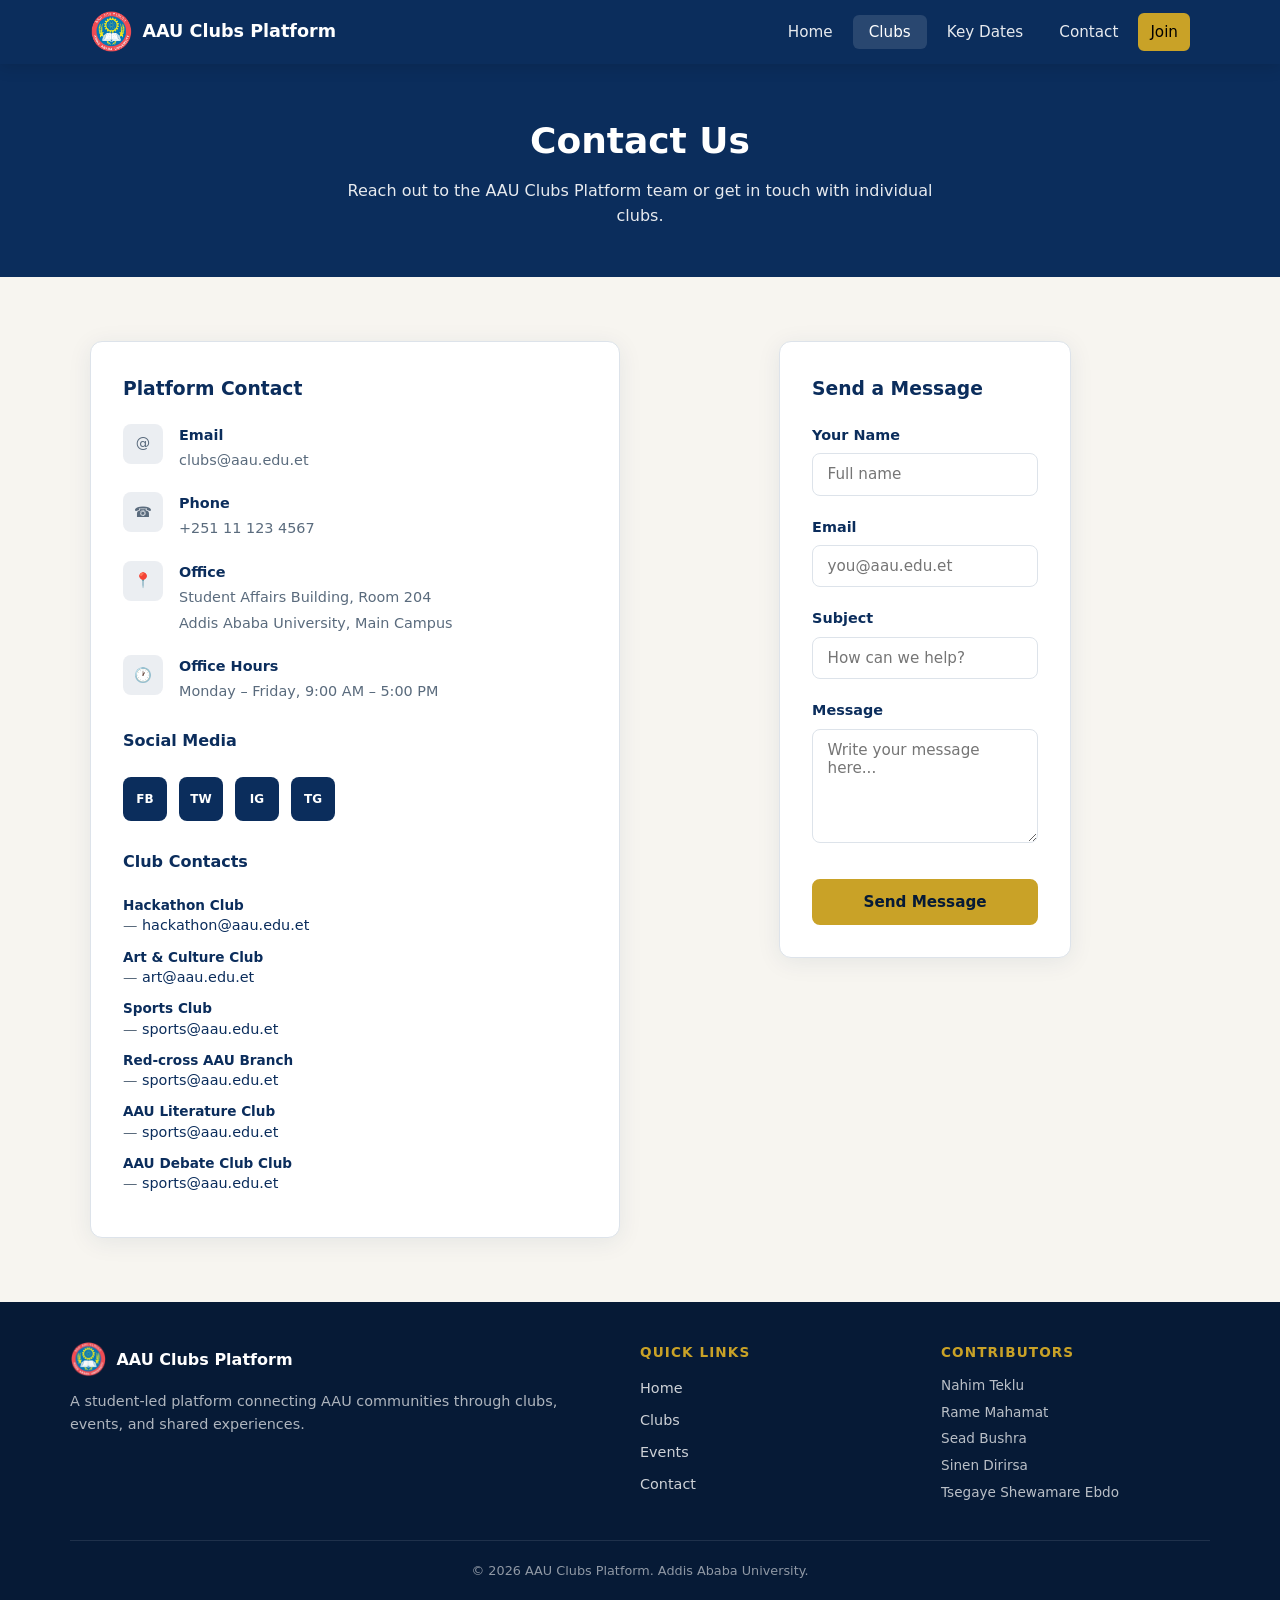
<file: contact.html>
<!DOCTYPE html>
<html lang="en">
<head>
  <meta charset="UTF-8">
  <meta name="viewport" content="width=device-width, initial-scale=1.0">
  <meta name="description" content="Contact the AAU Clubs Platform team.">
  <title>Contact | AAU Clubs Platform</title>
  <link rel="stylesheet" href="style.css">
</head>
<body>
  <header class="site-header">
    <nav class="nav-container" aria-label="Main navigation">
      <a href="index.html" class="brand">
        <img src="images/AAULogo.png" alt="Addis Ababa University" class="brand-logo">
        <span class="brand-title">AAU Clubs Platform</span>
      </a>
      <button class="nav-toggle" type="button" aria-label="Toggle menu" aria-expanded="false">
        <span></span>
        <span></span>
        <span></span>
      </button>
      <ul class="nav-menu">
        <li><a href="index.php">Home</a></li>
        <li><a href="clubs.php" class="active">Clubs</a></li>
        <li><a href="key-dates.php">Key Dates</a></li>
        <li><a href="contact.html">Contact</a></li>
        <li><a href="index.php#register" class="btn btn-primary" style="color:#000; padding:5px 10px;">Join</a></li>
    </ul>
    </nav>
  </header>

  <main>
    <section class="page-hero">
      <h1>Contact Us</h1>
      <p>Reach out to the AAU Clubs Platform team or get in touch with individual clubs.</p>
    </section>

    <section class="section">
      <div class="container contact-grid">
        <div class="contact-info-card">
          <h3>Platform Contact</h3>
          <div class="contact-item">
            <span class="contact-icon" aria-hidden="true">@</span>
            <div>
              <strong>Email</strong>
              <a href="mailto:clubs@aau.edu.et">clubs@aau.edu.et</a>
            </div>
          </div>
          <div class="contact-item">
            <span class="contact-icon" aria-hidden="true">☎</span>
            <div>
              <strong>Phone</strong>
              <span>+251 11 123 4567</span>
            </div>
          </div>
          <div class="contact-item">
            <span class="contact-icon" aria-hidden="true">📍</span>
            <div>
              <strong>Office</strong>
              <span>Student Affairs Building, Room 204<br>Addis Ababa University, Main Campus</span>
            </div>
          </div>
          <div class="contact-item">
            <span class="contact-icon" aria-hidden="true">🕐</span>
            <div>
              <strong>Office Hours</strong>
              <span>Monday – Friday, 9:00 AM – 5:00 PM</span>
            </div>
          </div>
          <h3 style="margin-top: 1.5rem; color: var(--navy); font-size: 1rem;">Social Media</h3>
          <div class="social-links">
            <a href="#" class="social-link" aria-label="Facebook">FB</a>
            <a href="#" class="social-link" aria-label="Twitter">TW</a>
            <a href="#" class="social-link" aria-label="Instagram">IG</a>
            <a href="#" class="social-link" aria-label="Telegram">TG</a>
          </div>

          <h3 class="club-contacts-heading">Club Contacts</h3>
          <ul class="club-contacts-list">
            <li><strong>Hackathon Club</strong> — <a href="mailto:hackathon@aau.edu.et">hackathon@aau.edu.et</a></li>
            <li><strong>Art &amp; Culture Club</strong> — <a href="mailto:art@aau.edu.et">art@aau.edu.et</a></li>
            <li><strong>Sports Club</strong> — <a href="mailto:sports@aau.edu.et">sports@aau.edu.et</a></li>
            <li><strong>Red-cross AAU Branch</strong> — <a href="mailto:red-cross-AAU-Branch@aau.edu.et">sports@aau.edu.et</a></li>
            <li><strong>AAU Literature Club</strong> — <a href="mailto:AAU-Literature@aau.edu.et">sports@aau.edu.et</a></li>
            <li><strong>AAU Debate Club Club</strong> — <a href="mailto:AAU-Debate-Club@aau.edu.et">sports@aau.edu.et</a></li>

          </ul>
        </div>

        <form id="contact-form" class="form-card" novalidate>
          <h3 style="color: var(--navy); margin-bottom: 1.25rem;">Send a Message</h3>
          <div class="form-group">
            <label for="contact-name">Your Name</label>
            <input type="text" id="contact-name" name="name" placeholder="Full name" autocomplete="name">
            <span class="error-message" role="alert"></span>
          </div>
          <div class="form-group">
            <label for="contact-email">Email</label>
            <input type="email" id="contact-email" name="email" placeholder="you@aau.edu.et" autocomplete="email">
            <span class="error-message" role="alert"></span>
          </div>
          <div class="form-group">
            <label for="contact-subject">Subject</label>
            <input type="text" id="contact-subject" name="subject" placeholder="How can we help?">
            <span class="error-message" role="alert"></span>
          </div>
          <div class="form-group">
            <label for="contact-message">Message</label>
            <textarea id="contact-message" name="message" rows="5" placeholder="Write your message here..."></textarea>
            <span class="error-message" role="alert"></span>
          </div>
          <button type="submit" class="btn btn-primary">Send Message</button>
          <p id="contact-success" class="success-message" role="status">
            Your message has been sent successfully. We will get back to you soon.
          </p>
        </form>
      </div>
    </section>
  </main>

  <footer class="site-footer">
    <div class="footer-grid">
      <div class="footer-brand">
        <a href="index.html" class="brand brand--footer">
          <img src="images/AAULogo.png" alt="Addis Ababa University" class="brand-logo brand-logo--footer">
          <span class="brand-title">AAU Clubs Platform</span>
        </a>
        <p>A student-led platform connecting AAU communities through clubs, events, and shared experiences.</p>
      </div>
      <div class="footer-links">
        <h4>Quick Links</h4>
        <ul>
          <li><a href="index.php">Home</a></li>
          <li><a href="index.php#clubs">Clubs</a></li>
          <li><a href="key-dates.phps">Events</a></li>
          <li><a href="contact.html">Contact</a></li>
        </ul>
      </div>
      <div class="footer-contributors">
        <h4>Contributors</h4>
        <ul>
          <li>Nahim Teklu</li>
          <li>Rame Mahamat</li>
          <li>Sead Bushra</li>
          <li>Sinen Dirirsa</li>
          <li>Tsegaye Shewamare Ebdo</li>
        </ul>
      </div>
    </div>
    <p class="footer-bottom">&copy; 2026 AAU Clubs Platform. Addis Ababa University.</p>
  </footer>

  <script src="script.js"></script>
</body>
</html>
</file>
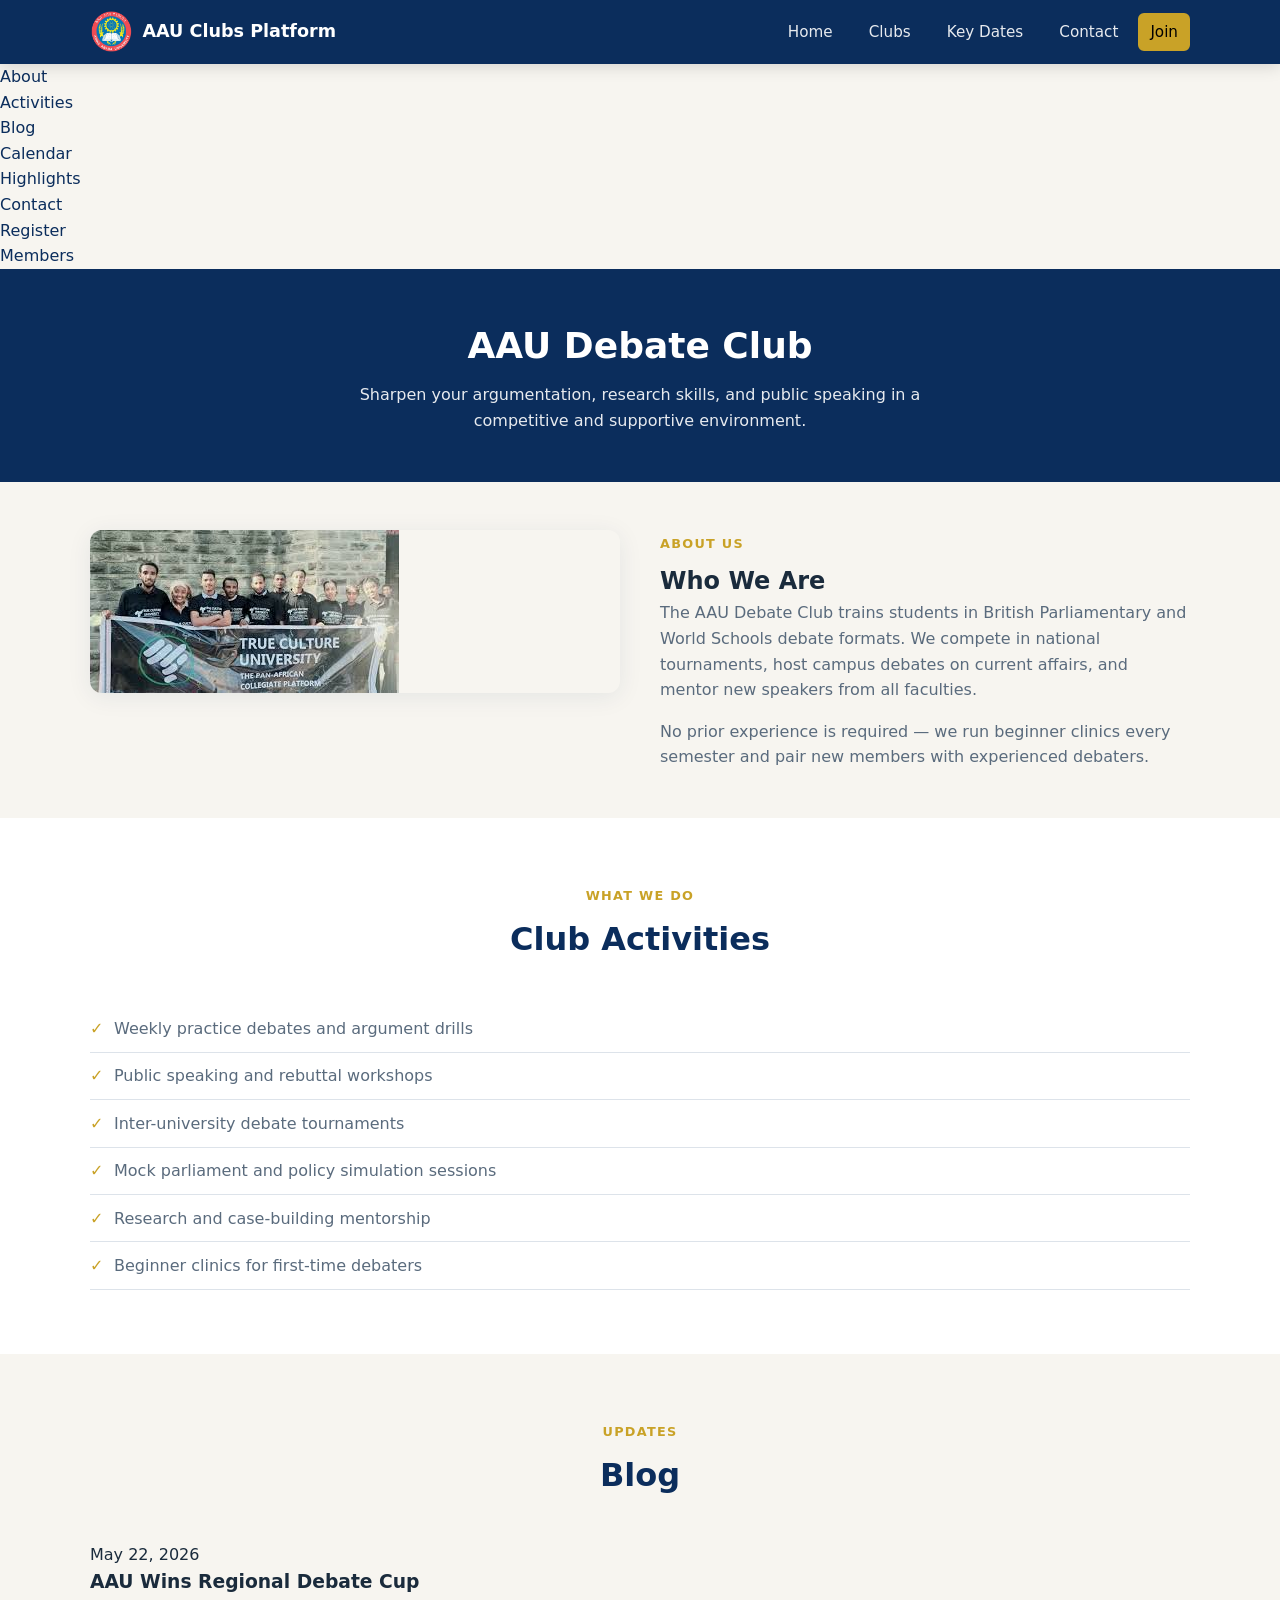
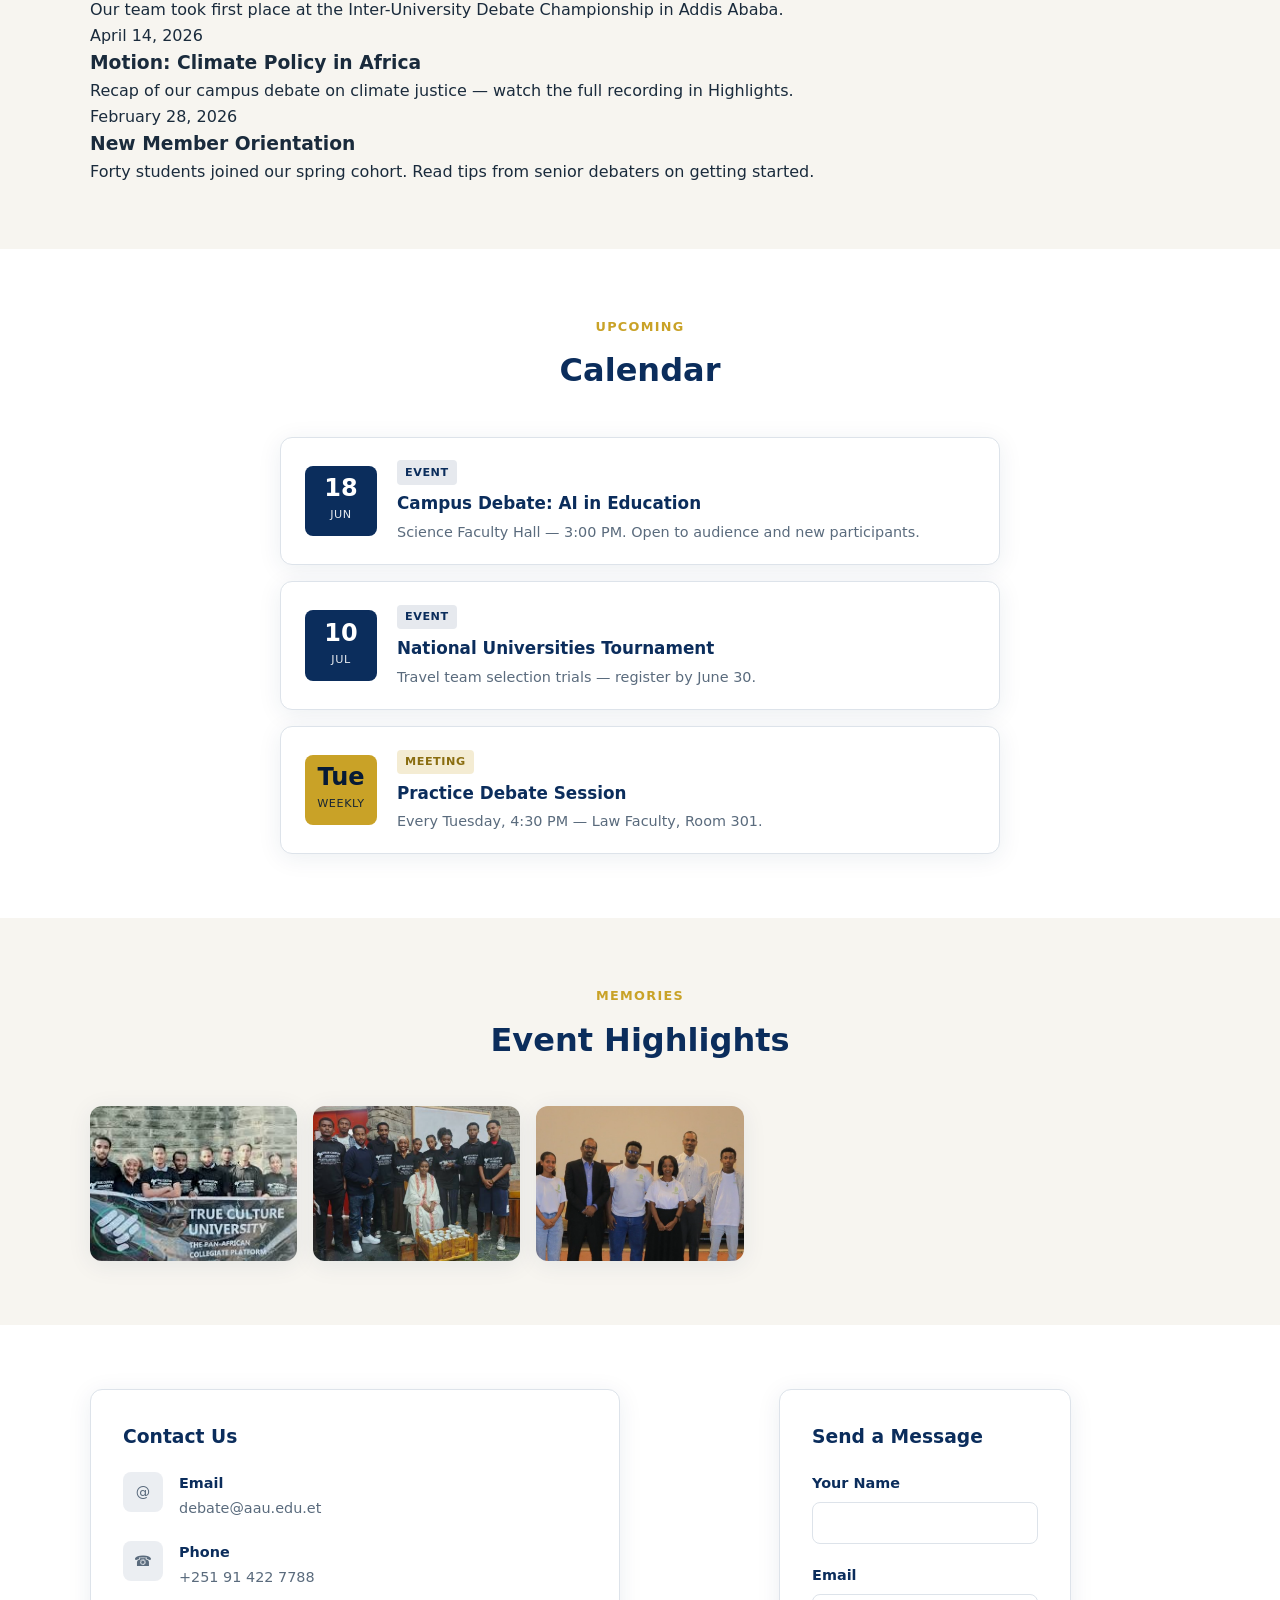
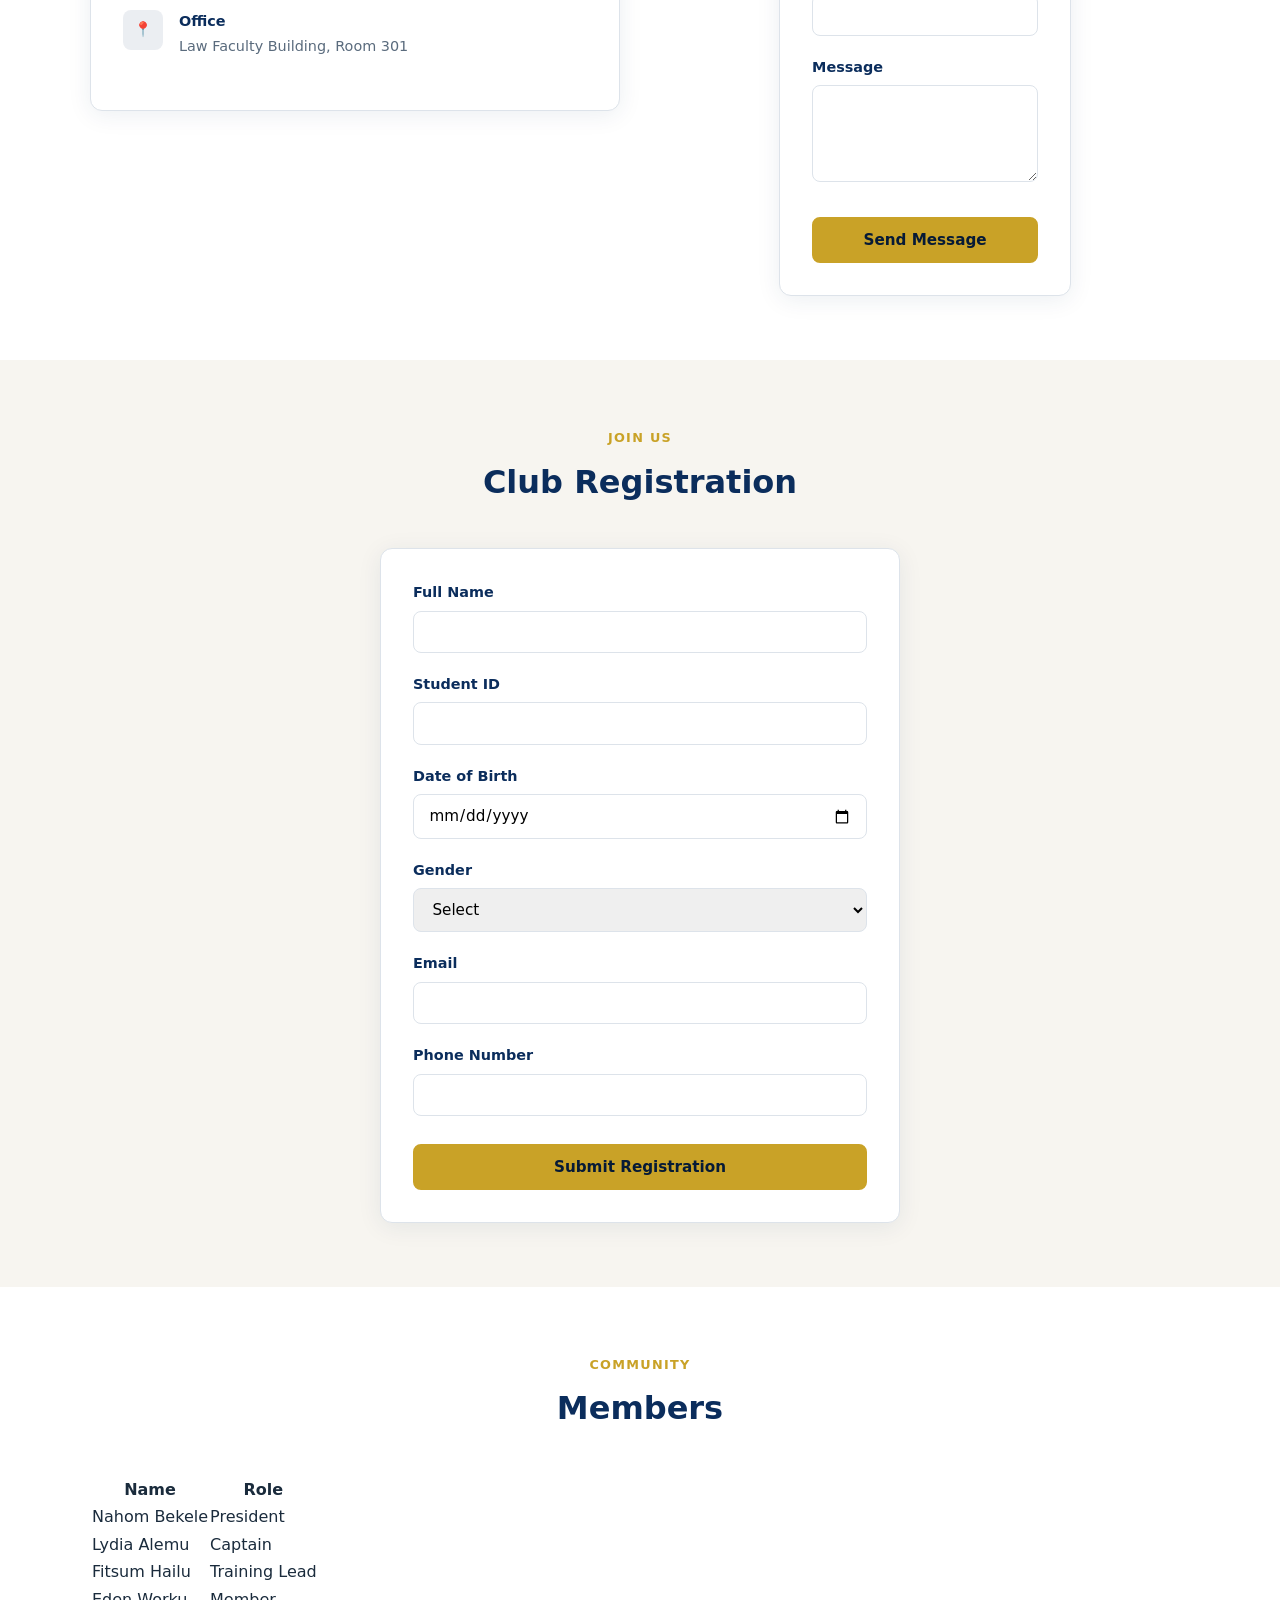
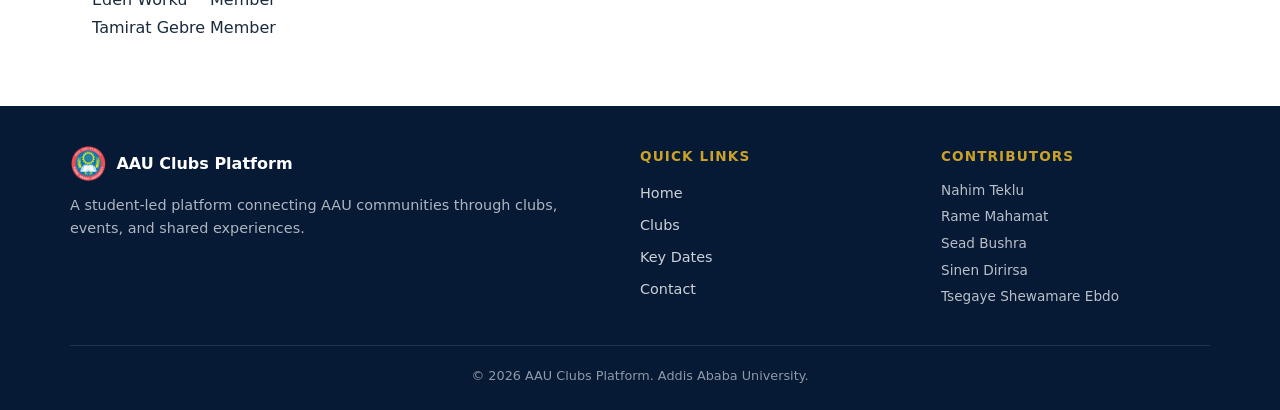
<file: clubs/debate.html>
<!DOCTYPE html>
<html lang="en">
<head>
  <meta charset="UTF-8">
  <meta name="viewport" content="width=device-width, initial-scale=1.0">
  <meta name="description" content="AAU Debate Club — Critical thinking and public speaking.">
  <title>AAU Debate Club | AAU Clubs Platform</title>
  <link rel="stylesheet" href="../style.css">
</head>
<body>
  <header class="site-header">
    <nav class="nav-container" aria-label="Main navigation">
      <a href="../index.php" class="brand">
        <img src="../images/AAULogo.png" alt="Addis Ababa University" class="brand-logo">
        <span class="brand-title">AAU Clubs Platform</span>
      </a>
      <button class="nav-toggle" type="button" aria-label="Toggle menu" aria-expanded="false">
        <span></span><span></span><span></span>
      </button>
      <ul class="nav-menu">
        <li><a href="../index.php">Home</a></li>
        <li><a href="../clubs.php">Clubs</a></li>
        <li><a href="../key-dates.php">Key Dates</a></li>
        <li><a href="../contact.html">Contact</a></li>
        <li><a href="#register" class="btn btn-primary" style="color:#000; padding:5px 10px;">Join</a></li>
      </ul>
    </nav>
  </header>

  <nav class="club-subnav" aria-label="Club sections">
    <ul>
      <li><a href="#about">About</a></li>
      <li><a href="#activities">Activities</a></li>
      <li><a href="#blog">Blog</a></li>
      <li><a href="#calendar">Calendar</a></li>
      <li><a href="#highlights">Highlights</a></li>
      <li><a href="#contact">Contact</a></li>
      <li><a href="#register">Register</a></li>
      <li><a href="#members">Members</a></li>
    </ul>
  </nav>

  <main>
    <section class="page-hero" id="landing">
      <h1>AAU Debate Club</h1>
      <p>Sharpen your argumentation, research skills, and public speaking in a competitive and supportive environment.</p>
    </section>

    <section class="section club-detail" id="about">
      <div class="container">
        <div class="club-detail-grid">
          <div class="club-detail-image">
            <img src="../images/debate.jpg" alt="Students debating on stage">
          </div>
          <div>
            <span class="section-label">About Us</span>
            <h2>Who We Are</h2>
            <p style="color: var(--text-muted); margin-bottom: 1rem;">
              The AAU Debate Club trains students in British Parliamentary and World Schools debate formats.
              We compete in national tournaments, host campus debates on current affairs, and mentor new
              speakers from all faculties.
            </p>
            <p style="color: var(--text-muted);">
              No prior experience is required — we run beginner clinics every semester and pair new members
              with experienced debaters.
            </p>
          </div>
        </div>
      </div>
    </section>

    <section class="section section-alt" id="activities">
      <div class="container">
        <div class="section-header">
          <span class="section-label">What We Do</span>
          <h2>Club Activities</h2>
        </div>
        <ul class="activities-list">
          <li>Weekly practice debates and argument drills</li>
          <li>Public speaking and rebuttal workshops</li>
          <li>Inter-university debate tournaments</li>
          <li>Mock parliament and policy simulation sessions</li>
          <li>Research and case-building mentorship</li>
          <li>Beginner clinics for first-time debaters</li>
        </ul>
      </div>
    </section>

    <section class="section" id="blog">
      <div class="container">
        <div class="section-header">
          <span class="section-label">Updates</span>
          <h2>Blog</h2>
        </div>
        <div class="blog-list">
          <article class="blog-card">
            <span class="blog-date">May 22, 2026</span>
            <h3>AAU Wins Regional Debate Cup</h3>
            <p>Our team took first place at the Inter-University Debate Championship in Addis Ababa.</p>
          </article>
          <article class="blog-card">
            <span class="blog-date">April 14, 2026</span>
            <h3>Motion: Climate Policy in Africa</h3>
            <p>Recap of our campus debate on climate justice — watch the full recording in Highlights.</p>
          </article>
          <article class="blog-card">
            <span class="blog-date">February 28, 2026</span>
            <h3>New Member Orientation</h3>
            <p>Forty students joined our spring cohort. Read tips from senior debaters on getting started.</p>
          </article>
        </div>
      </div>
    </section>

    <section class="section section-alt" id="calendar">
      <div class="container">
        <div class="section-header">
          <span class="section-label">Upcoming</span>
          <h2>Calendar</h2>
        </div>
        <div class="dates-list">
          <article class="date-item">
            <div class="date-badge"><span class="day">18</span><span class="month">Jun</span></div>
            <div class="date-content">
              <span class="date-tag event">Event</span>
              <h3>Campus Debate: AI in Education</h3>
              <p>Science Faculty Hall — 3:00 PM. Open to audience and new participants.</p>
            </div>
          </article>
          <article class="date-item">
            <div class="date-badge"><span class="day">10</span><span class="month">Jul</span></div>
            <div class="date-content">
              <span class="date-tag event">Event</span>
              <h3>National Universities Tournament</h3>
              <p>Travel team selection trials — register by June 30.</p>
            </div>
          </article>
          <article class="date-item">
            <div class="date-badge" style="background: var(--gold); color: var(--navy-dark);">
              <span class="day">Tue</span><span class="month">Weekly</span>
            </div>
            <div class="date-content">
              <span class="date-tag meeting">Meeting</span>
              <h3>Practice Debate Session</h3>
              <p>Every Tuesday, 4:30 PM — Law Faculty, Room 301.</p>
            </div>
          </article>
        </div>
      </div>
    </section>

    <section class="section" id="highlights">
      <div class="container">
        <div class="section-header">
          <span class="section-label">Memories</span>
          <h2>Event Highlights</h2>
        </div>
        <div class="gallery-grid">
          <div class="gallery-item"><img src="../images/debate.jpg" alt="Debate finals on stage" loading="lazy"></div>
          <div class="gallery-item"><img src="../images/debate2.png" alt="Team celebrating victory" loading="lazy"></div>
          <div class="gallery-item"><img src="../images/debate3.png" alt="Workshop session" loading="lazy"></div>
        </div>
      </div>
    </section>

    <section class="section section-alt" id="contact">
      <div class="container contact-grid">
        <div class="contact-info-card">
          <h3>Contact Us</h3>
          <div class="contact-item">
            <span class="contact-icon" aria-hidden="true">@</span>
            <div><strong>Email</strong><a href="mailto:debate@aau.edu.et">debate@aau.edu.et</a></div>
          </div>
          <div class="contact-item">
            <span class="contact-icon" aria-hidden="true">☎</span>
            <div><strong>Phone</strong><span>+251 91 422 7788</span></div>
          </div>
          <div class="contact-item">
            <span class="contact-icon" aria-hidden="true">📍</span>
            <div><strong>Office</strong><span>Law Faculty Building, Room 301</span></div>
          </div>
        </div>
        <form class="form-card" id="club-contact-form" novalidate>
          <h3 style="color: var(--navy); margin-bottom: 1.25rem;">Send a Message</h3>
          <div class="form-group">
            <label for="deb-contact-name">Your Name</label>
            <input type="text" id="deb-contact-name" required>
            <span class="error-message" role="alert"></span>
          </div>
          <div class="form-group">
            <label for="deb-contact-email">Email</label>
            <input type="email" id="deb-contact-email" required>
            <span class="error-message" role="alert"></span>
          </div>
          <div class="form-group">
            <label for="deb-contact-message">Message</label>
            <textarea id="deb-contact-message" rows="4" required></textarea>
            <span class="error-message" role="alert"></span>
          </div>
          <button type="submit" class="btn btn-primary">Send Message</button>
          <p class="success-message" role="status">Message sent. We will reply soon.</p>
        </form>
      </div>
    </section>

    <section class="section" id="register">
      <div class="container">
        <div class="section-header">
          <span class="section-label">Join Us</span>
          <h2>Club Registration</h2>
        </div>
        <form class="form-card club-register-form" novalidate>
          <input type="hidden" name="club" value="debate">
          <div class="form-group">
            <label>Full Name</label>
            <input type="text" name="full_name" required>
            <span class="error-message" role="alert"></span>
          </div>
          <div class="form-group">
            <label>Student ID</label>
            <input type="text" name="student_id" required>
            <span class="error-message" role="alert"></span>
          </div>
          <div class="form-group">
            <label>Date of Birth</label>
            <input type="date" name="dob" required>
            <span class="error-message" role="alert"></span>
          </div>
          <div class="form-group">
            <label>Gender</label>
            <select name="gender" required>
              <option value="">Select</option>
              <option value="female">Female</option>
              <option value="male">Male</option>
              <option value="other">Prefer not to say</option>
            </select>
            <span class="error-message" role="alert"></span>
          </div>
          <div class="form-group">
            <label>Email</label>
            <input type="email" name="email" required>
            <span class="error-message" role="alert"></span>
          </div>
          <div class="form-group">
            <label>Phone Number</label>
            <input type="tel" name="phone" required>
            <span class="error-message" role="alert"></span>
          </div>
          <button type="submit" class="btn btn-primary">Submit Registration</button>
          <p class="success-message" role="status">Registration saved locally for preview. Backend will be connected later.</p>
        </form>
      </div>
    </section>

    <section class="section section-alt" id="members">
      <div class="container">
        <div class="section-header">
          <span class="section-label">Community</span>
          <h2>Members</h2>
        </div>
        <table class="members-table">
          <thead><tr><th>Name</th><th>Role</th></tr></thead>
          <tbody>
            <tr><td>Nahom Bekele</td><td>President</td></tr>
            <tr><td>Lydia Alemu</td><td>Captain</td></tr>
            <tr><td>Fitsum Hailu</td><td>Training Lead</td></tr>
            <tr><td>Eden Worku</td><td>Member</td></tr>
            <tr><td>Tamirat Gebre</td><td>Member</td></tr>
          </tbody>
        </table>
      </div>
    </section>
  </main>

  <footer class="site-footer">
    <div class="footer-grid">
      <div class="footer-brand">
        <a href="../index.php" class="brand brand--footer">
          <img src="../images/AAULogo.png" alt="Addis Ababa University" class="brand-logo brand-logo--footer">
          <span class="brand-title">AAU Clubs Platform</span>
        </a>
        <p>A student-led platform connecting AAU communities through clubs, events, and shared experiences.</p>
      </div>
      <div class="footer-links">
        <h4>Quick Links</h4>
        <ul>
          <li><a href="../index.php">Home</a></li>
          <li><a href="../index.php#clubs">Clubs</a></li>
          <li><a href="../key-dates.php">Key Dates</a></li>
          <li><a href="../contact.html">Contact</a></li>
        </ul>
      </div>
      <div class="footer-contributors">
        <h4>Contributors</h4>
        <ul>
          <li>Nahim Teklu</li>
          <li>Rame Mahamat</li>
          <li>Sead Bushra</li>
          <li>Sinen Dirirsa</li>
          <li>Tsegaye Shewamare Ebdo</li>
        </ul>
      </div>
    </div>
    <p class="footer-bottom">&copy; 2026 AAU Clubs Platform. Addis Ababa University.</p>
  </footer>

  <script src="../script.js"></script>
</body>
</html>
</file>
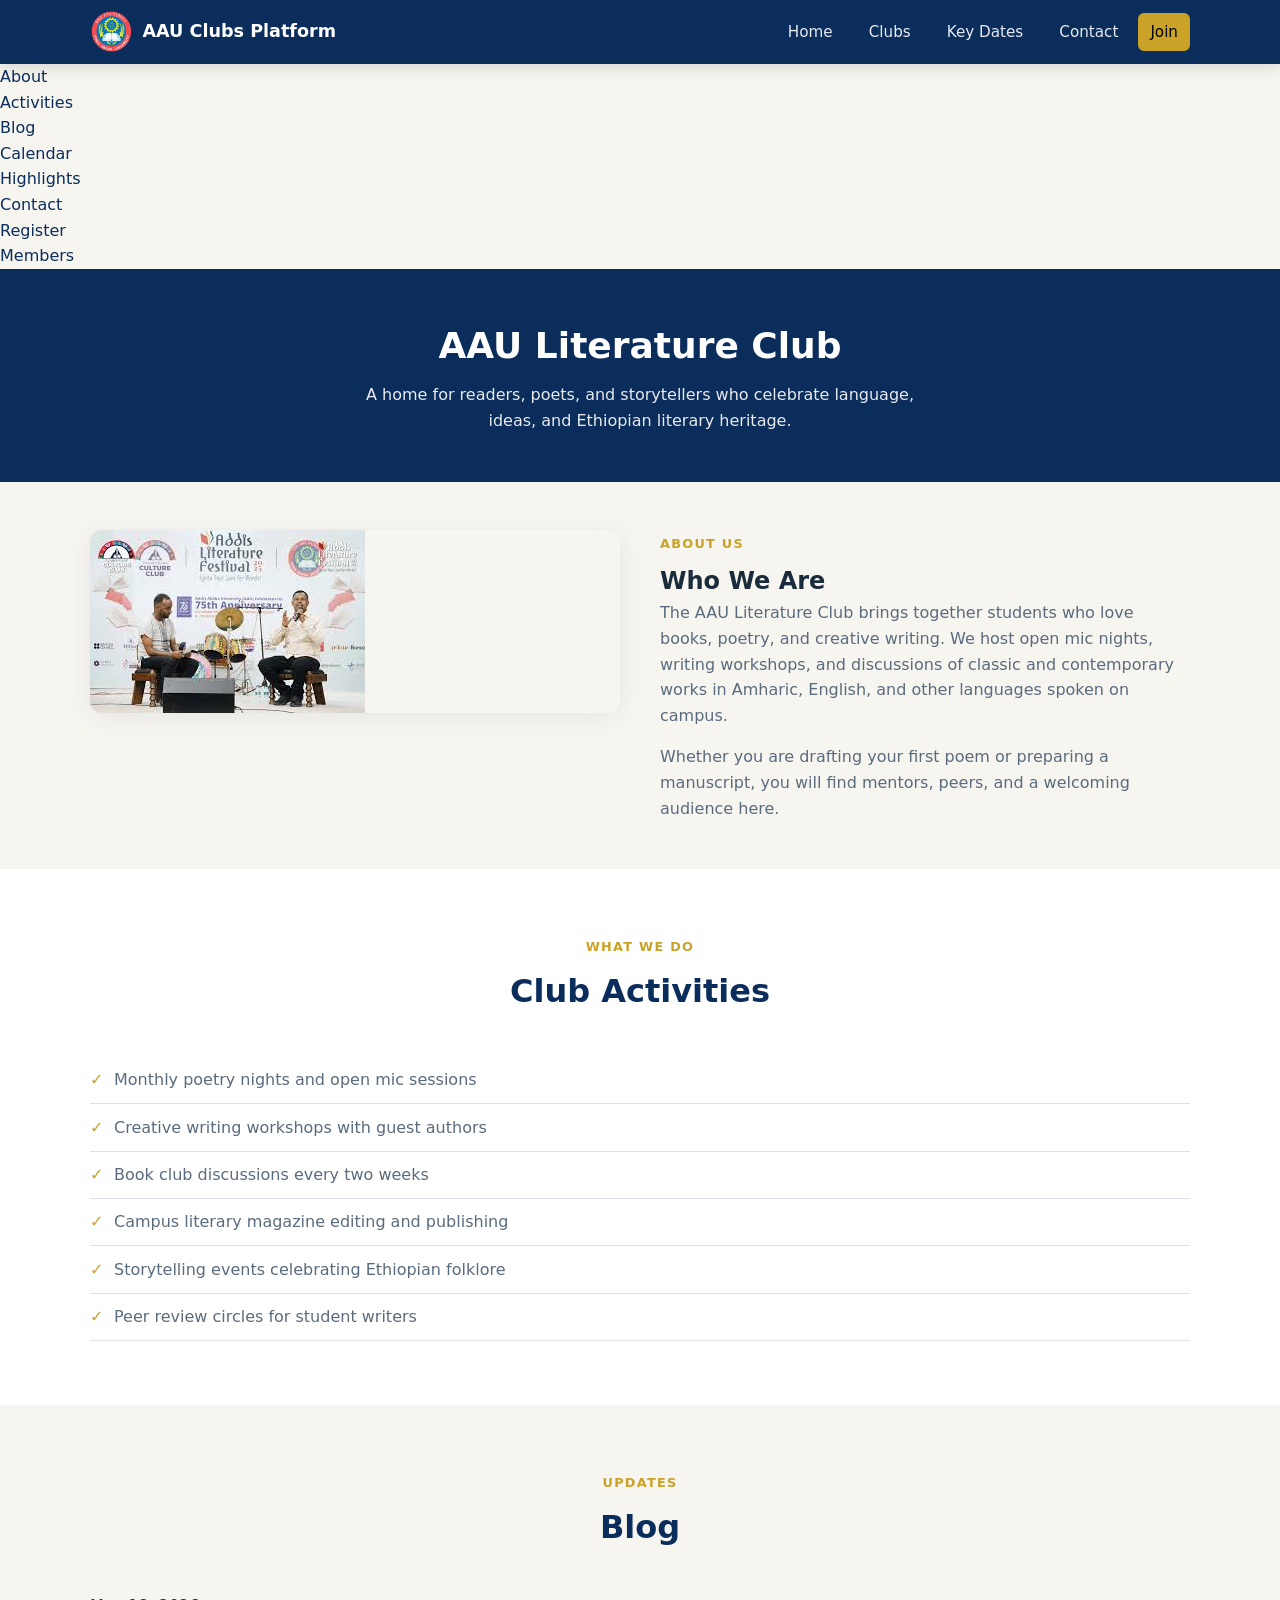
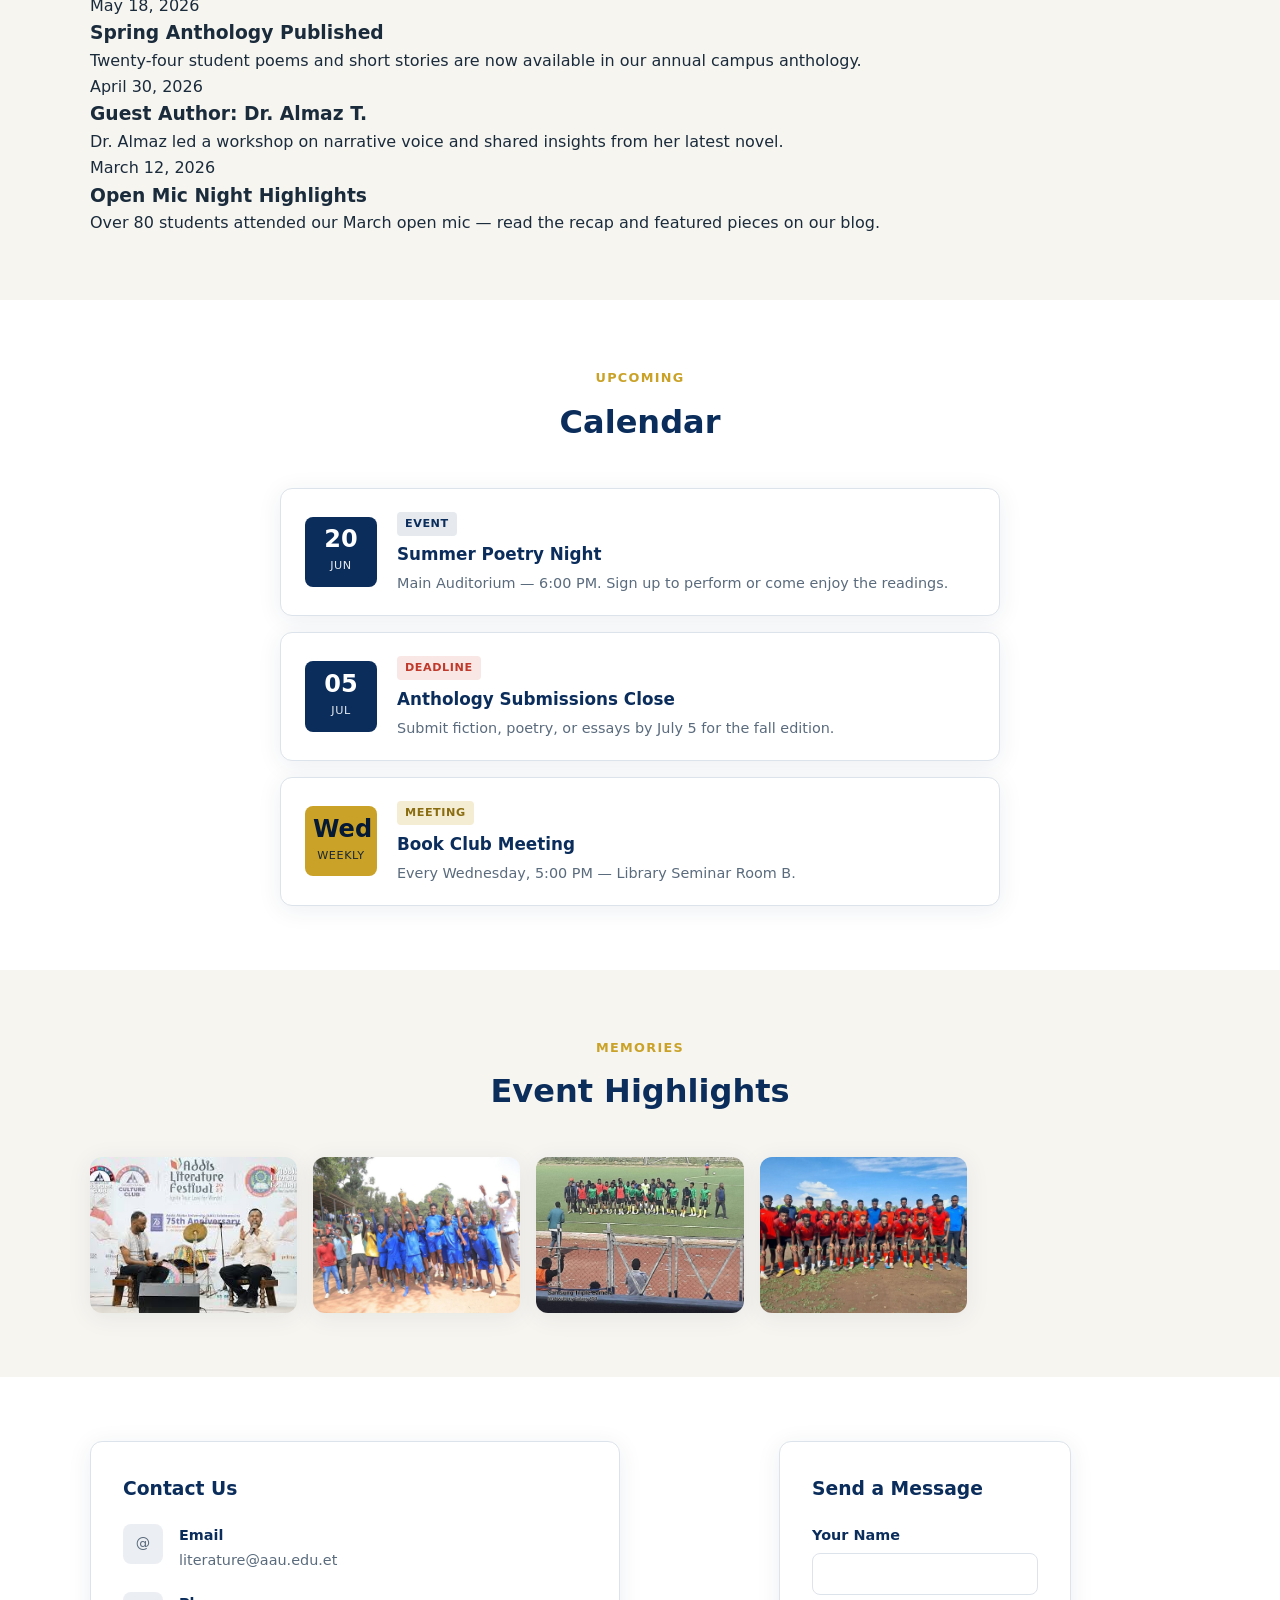
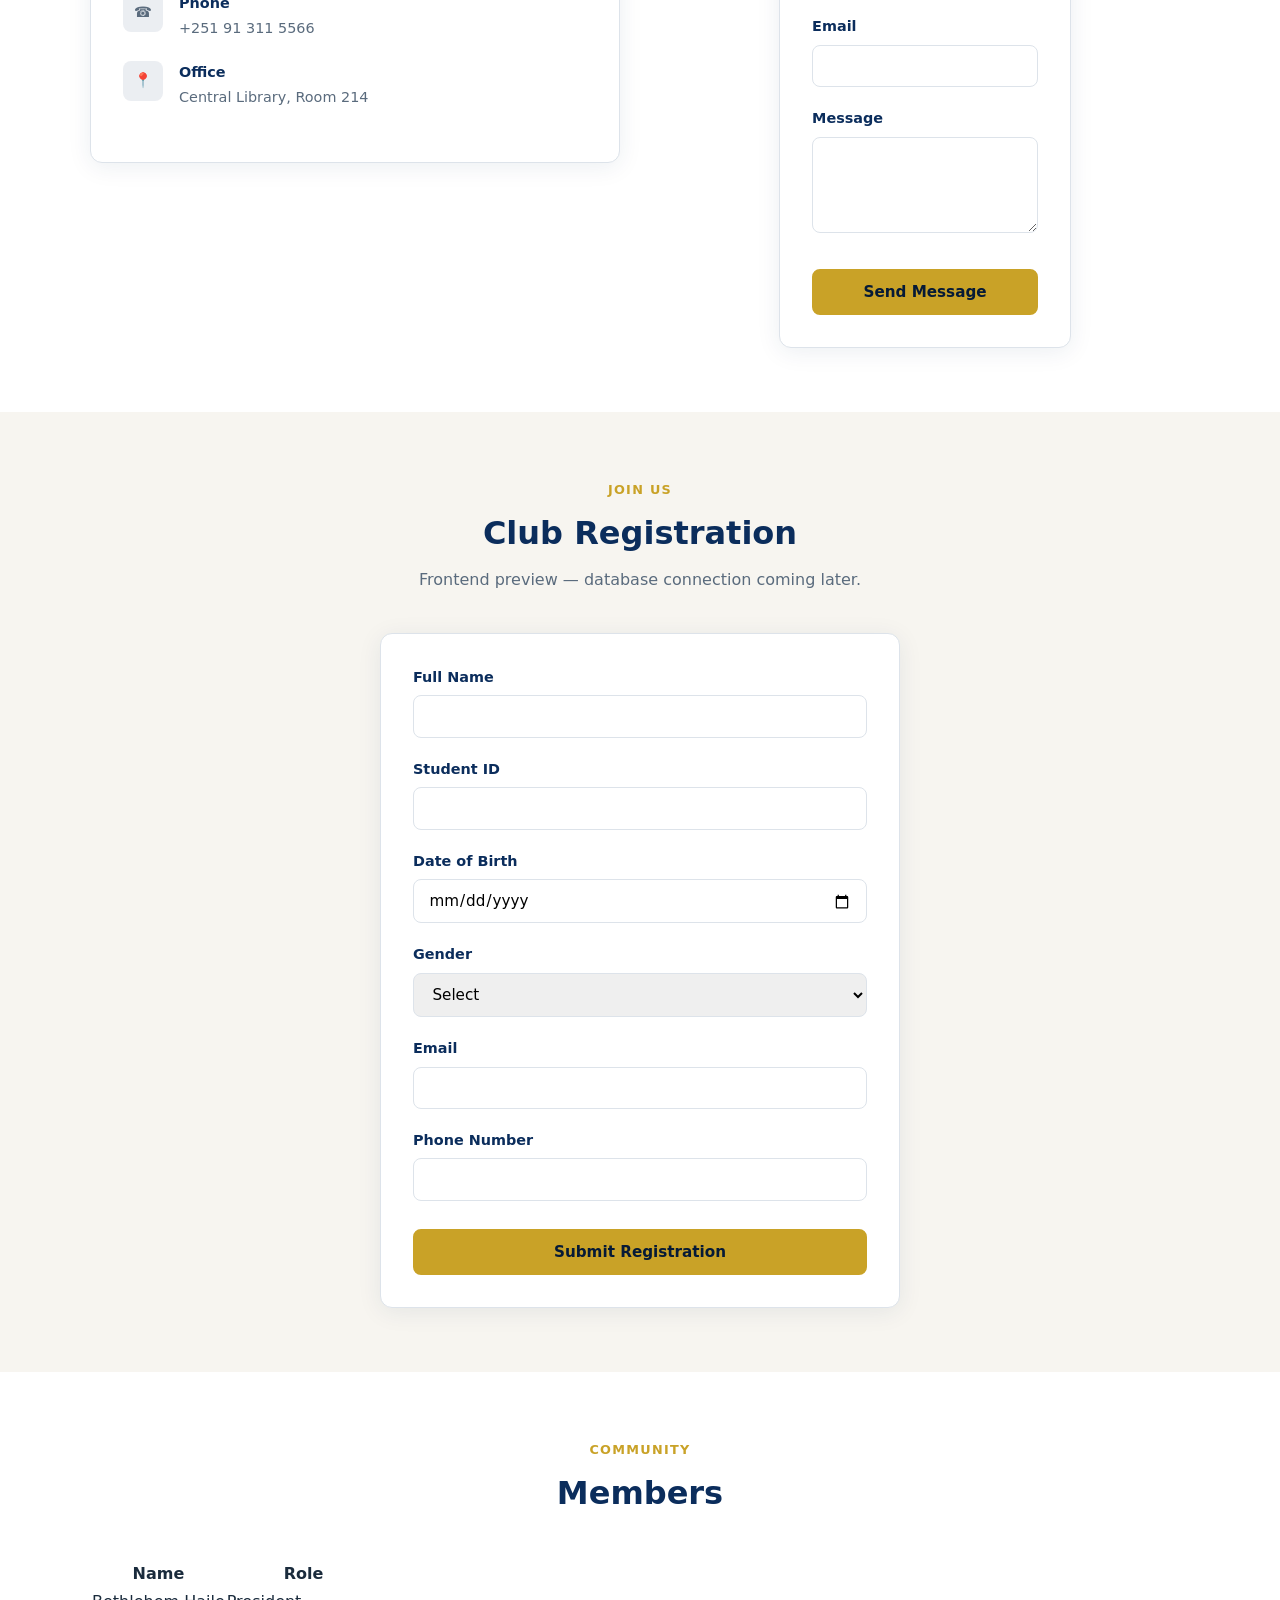
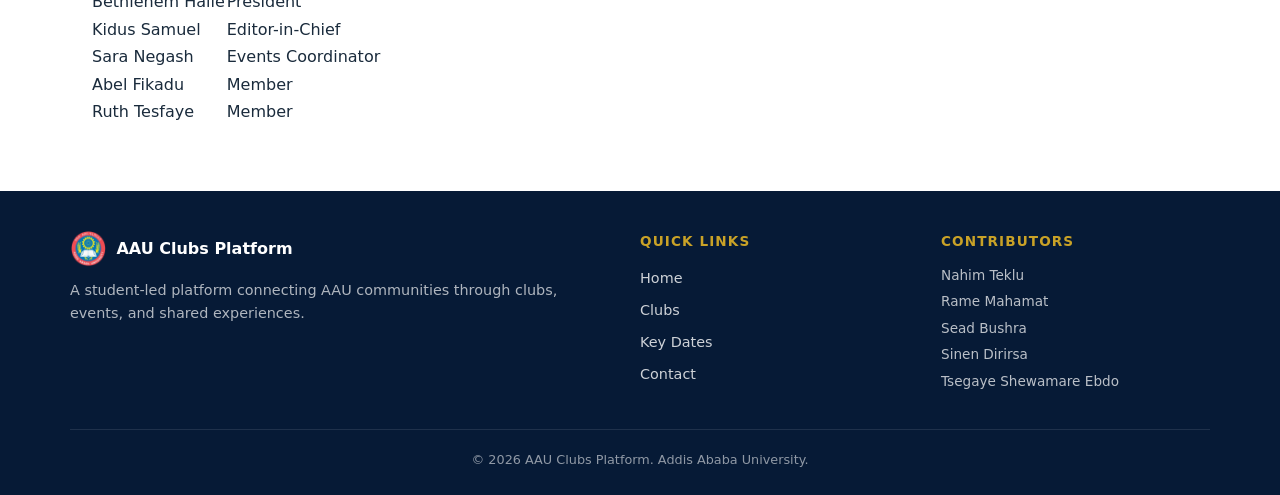
<file: clubs/literature.html>
<!DOCTYPE html>
<html lang="en">
<head>
  <meta charset="UTF-8">
  <meta name="viewport" content="width=device-width, initial-scale=1.0">
  <meta name="description" content="AAU Literature Club — Poetry, creative writing, and book discussions.">
  <title>Literature Club | AAU Clubs Platform</title>
  <link rel="stylesheet" href="../style.css">
</head>
<body>
  <header class="site-header">
    <nav class="nav-container" aria-label="Main navigation">
      <a href="../index.php" class="brand">
        <img src="../images/AAULogo.png" alt="Addis Ababa University" class="brand-logo">
        <span class="brand-title">AAU Clubs Platform</span>
      </a>
      <button class="nav-toggle" type="button" aria-label="Toggle menu" aria-expanded="false">
        <span></span><span></span><span></span>
      </button>
      <ul class="nav-menu">
        <li><a href="../index.php">Home</a></li>
        <li><a href="../clubs.php">Clubs</a></li>
        <li><a href="../key-dates.php">Key Dates</a></li>
        <li><a href="../contact.html">Contact</a></li>
        <li><a href="#register" class="btn btn-primary" style="color:#000; padding:5px 10px;">Join</a></li>
      </ul>
    </nav>
  </header>

  <nav class="club-subnav" aria-label="Club sections">
    <ul>
      <li><a href="#about">About</a></li>
      <li><a href="#activities">Activities</a></li>
      <li><a href="#blog">Blog</a></li>
      <li><a href="#calendar">Calendar</a></li>
      <li><a href="#highlights">Highlights</a></li>
      <li><a href="#contact">Contact</a></li>
      <li><a href="#register">Register</a></li>
      <li><a href="#members">Members</a></li>
    </ul>
  </nav>

  <main>
    <section class="page-hero" id="landing">
      <h1>AAU Literature Club</h1>
      <p>A home for readers, poets, and storytellers who celebrate language, ideas, and Ethiopian literary heritage.</p>
    </section>

    <section class="section club-detail" id="about">
      <div class="container">
        <div class="club-detail-grid">
          <div class="club-detail-image">
            <img src="../images/literature.jpg" alt="Students at a poetry reading">
          </div>
          <div>
            <span class="section-label">About Us</span>
            <h2>Who We Are</h2>
            <p style="color: var(--text-muted); margin-bottom: 1rem;">
              The AAU Literature Club brings together students who love books, poetry, and creative writing.
              We host open mic nights, writing workshops, and discussions of classic and contemporary works
              in Amharic, English, and other languages spoken on campus.
            </p>
            <p style="color: var(--text-muted);">
              Whether you are drafting your first poem or preparing a manuscript, you will find mentors,
              peers, and a welcoming audience here.
            </p>
          </div>
        </div>
      </div>
    </section>

    <section class="section section-alt" id="activities">
      <div class="container">
        <div class="section-header">
          <span class="section-label">What We Do</span>
          <h2>Club Activities</h2>
        </div>
        <ul class="activities-list">
          <li>Monthly poetry nights and open mic sessions</li>
          <li>Creative writing workshops with guest authors</li>
          <li>Book club discussions every two weeks</li>
          <li>Campus literary magazine editing and publishing</li>
          <li>Storytelling events celebrating Ethiopian folklore</li>
          <li>Peer review circles for student writers</li>
        </ul>
      </div>
    </section>

    <section class="section" id="blog">
      <div class="container">
        <div class="section-header">
          <span class="section-label">Updates</span>
          <h2>Blog</h2>
        </div>
        <div class="blog-list">
          <article class="blog-card">
            <span class="blog-date">May 18, 2026</span>
            <h3>Spring Anthology Published</h3>
            <p>Twenty-four student poems and short stories are now available in our annual campus anthology.</p>
          </article>
          <article class="blog-card">
            <span class="blog-date">April 30, 2026</span>
            <h3>Guest Author: Dr. Almaz T.</h3>
            <p>Dr. Almaz led a workshop on narrative voice and shared insights from her latest novel.</p>
          </article>
          <article class="blog-card">
            <span class="blog-date">March 12, 2026</span>
            <h3>Open Mic Night Highlights</h3>
            <p>Over 80 students attended our March open mic — read the recap and featured pieces on our blog.</p>
          </article>
        </div>
      </div>
    </section>

    <section class="section section-alt" id="calendar">
      <div class="container">
        <div class="section-header">
          <span class="section-label">Upcoming</span>
          <h2>Calendar</h2>
        </div>
        <div class="dates-list">
          <article class="date-item">
            <div class="date-badge"><span class="day">20</span><span class="month">Jun</span></div>
            <div class="date-content">
              <span class="date-tag event">Event</span>
              <h3>Summer Poetry Night</h3>
              <p>Main Auditorium — 6:00 PM. Sign up to perform or come enjoy the readings.</p>
            </div>
          </article>
          <article class="date-item">
            <div class="date-badge"><span class="day">05</span><span class="month">Jul</span></div>
            <div class="date-content">
              <span class="date-tag deadline">Deadline</span>
              <h3>Anthology Submissions Close</h3>
              <p>Submit fiction, poetry, or essays by July 5 for the fall edition.</p>
            </div>
          </article>
          <article class="date-item">
            <div class="date-badge" style="background: var(--gold); color: var(--navy-dark);">
              <span class="day">Wed</span><span class="month">Weekly</span>
            </div>
            <div class="date-content">
              <span class="date-tag meeting">Meeting</span>
              <h3>Book Club Meeting</h3>
              <p>Every Wednesday, 5:00 PM — Library Seminar Room B.</p>
            </div>
          </article>
        </div>
      </div>
    </section>

    <section class="section" id="highlights">
      <div class="container">
        <div class="section-header">
          <span class="section-label">Memories</span>
          <h2>Event Highlights</h2>
        </div>
        <div class="gallery-grid">
          <div class="gallery-item"><img src="../images/literature.jpg" alt="Poetry reading evening" loading="lazy"></div>
          <div class="gallery-item"><img src="../images/club2.jpg" alt="Writing workshop" loading="lazy"></div>
          <div class="gallery-item"><img src="../images/club3.jpg" alt="Book club discussion" loading="lazy"></div>
          <div class="gallery-item"><img src="../images/club4.jpg" alt="Open mic stage" loading="lazy"></div>
        </div>
      </div>
    </section>

    <section class="section section-alt" id="contact">
      <div class="container contact-grid">
        <div class="contact-info-card">
          <h3>Contact Us</h3>
          <div class="contact-item">
            <span class="contact-icon" aria-hidden="true">@</span>
            <div><strong>Email</strong><a href="mailto:literature@aau.edu.et">literature@aau.edu.et</a></div>
          </div>
          <div class="contact-item">
            <span class="contact-icon" aria-hidden="true">☎</span>
            <div><strong>Phone</strong><span>+251 91 311 5566</span></div>
          </div>
          <div class="contact-item">
            <span class="contact-icon" aria-hidden="true">📍</span>
            <div><strong>Office</strong><span>Central Library, Room 214</span></div>
          </div>
        </div>
        <form class="form-card" id="club-contact-form" novalidate>
          <h3 style="color: var(--navy); margin-bottom: 1.25rem;">Send a Message</h3>
          <div class="form-group">
            <label for="lit-contact-name">Your Name</label>
            <input type="text" id="lit-contact-name" required>
            <span class="error-message" role="alert"></span>
          </div>
          <div class="form-group">
            <label for="lit-contact-email">Email</label>
            <input type="email" id="lit-contact-email" required>
            <span class="error-message" role="alert"></span>
          </div>
          <div class="form-group">
            <label for="lit-contact-message">Message</label>
            <textarea id="lit-contact-message" rows="4" required></textarea>
            <span class="error-message" role="alert"></span>
          </div>
          <button type="submit" class="btn btn-primary">Send Message</button>
          <p class="success-message" role="status">Message sent. We will reply soon.</p>
        </form>
      </div>
    </section>

    <section class="section" id="register">
      <div class="container">
        <div class="section-header">
          <span class="section-label">Join Us</span>
          <h2>Club Registration</h2>
          <p style="color: var(--text-muted); margin-top: 0.5rem;">Frontend preview — database connection coming later.</p>
        </div>
        <form class="form-card club-register-form" novalidate>
          <input type="hidden" name="club" value="literature">
          <div class="form-group">
            <label>Full Name</label>
            <input type="text" name="full_name" required>
            <span class="error-message" role="alert"></span>
          </div>
          <div class="form-group">
            <label>Student ID</label>
            <input type="text" name="student_id" required>
            <span class="error-message" role="alert"></span>
          </div>
          <div class="form-group">
            <label>Date of Birth</label>
            <input type="date" name="dob" required>
            <span class="error-message" role="alert"></span>
          </div>
          <div class="form-group">
            <label>Gender</label>
            <select name="gender" required>
              <option value="">Select</option>
              <option value="female">Female</option>
              <option value="male">Male</option>
              <option value="other">Prefer not to say</option>
            </select>
            <span class="error-message" role="alert"></span>
          </div>
          <div class="form-group">
            <label>Email</label>
            <input type="email" name="email" required>
            <span class="error-message" role="alert"></span>
          </div>
          <div class="form-group">
            <label>Phone Number</label>
            <input type="tel" name="phone" required>
            <span class="error-message" role="alert"></span>
          </div>
          <button type="submit" class="btn btn-primary">Submit Registration</button>
          <p class="success-message" role="status">Registration saved locally for preview. Backend will be connected later.</p>
        </form>
      </div>
    </section>

    <section class="section section-alt" id="members">
      <div class="container">
        <div class="section-header">
          <span class="section-label">Community</span>
          <h2>Members</h2>
        </div>
        <table class="members-table">
          <thead><tr><th>Name</th><th>Role</th></tr></thead>
          <tbody>
            <tr><td>Bethlehem Haile</td><td>President</td></tr>
            <tr><td>Kidus Samuel</td><td>Editor-in-Chief</td></tr>
            <tr><td>Sara Negash</td><td>Events Coordinator</td></tr>
            <tr><td>Abel Fikadu</td><td>Member</td></tr>
            <tr><td>Ruth Tesfaye</td><td>Member</td></tr>
          </tbody>
        </table>
      </div>
    </section>
  </main>

  <footer class="site-footer">
    <div class="footer-grid">
      <div class="footer-brand">
        <a href="../index.php" class="brand brand--footer">
          <img src="../images/AAULogo.png" alt="Addis Ababa University" class="brand-logo brand-logo--footer">
          <span class="brand-title">AAU Clubs Platform</span>
        </a>
        <p>A student-led platform connecting AAU communities through clubs, events, and shared experiences.</p>
      </div>
      <div class="footer-links">
        <h4>Quick Links</h4>
        <ul>
          <li><a href="../index.php">Home</a></li>
          <li><a href="../index.php#clubs">Clubs</a></li>
          <li><a href="../key-dates.php">Key Dates</a></li>
          <li><a href="../contact.html">Contact</a></li>
        </ul>
      </div>
      <div class="footer-contributors">
        <h4>Contributors</h4>
        <ul>
          <li>Nahim Teklu</li>
          <li>Rame Mahamat</li>
          <li>Sead Bushra</li>
          <li>Sinen Dirirsa</li>
          <li>Tsegaye Shewamare Ebdo</li>
        </ul>
      </div>
    </div>
    <p class="footer-bottom">&copy; 2026 AAU Clubs Platform. Addis Ababa University.</p>
  </footer>

  <script src="../script.js"></script>
</body>
</html>
</file>
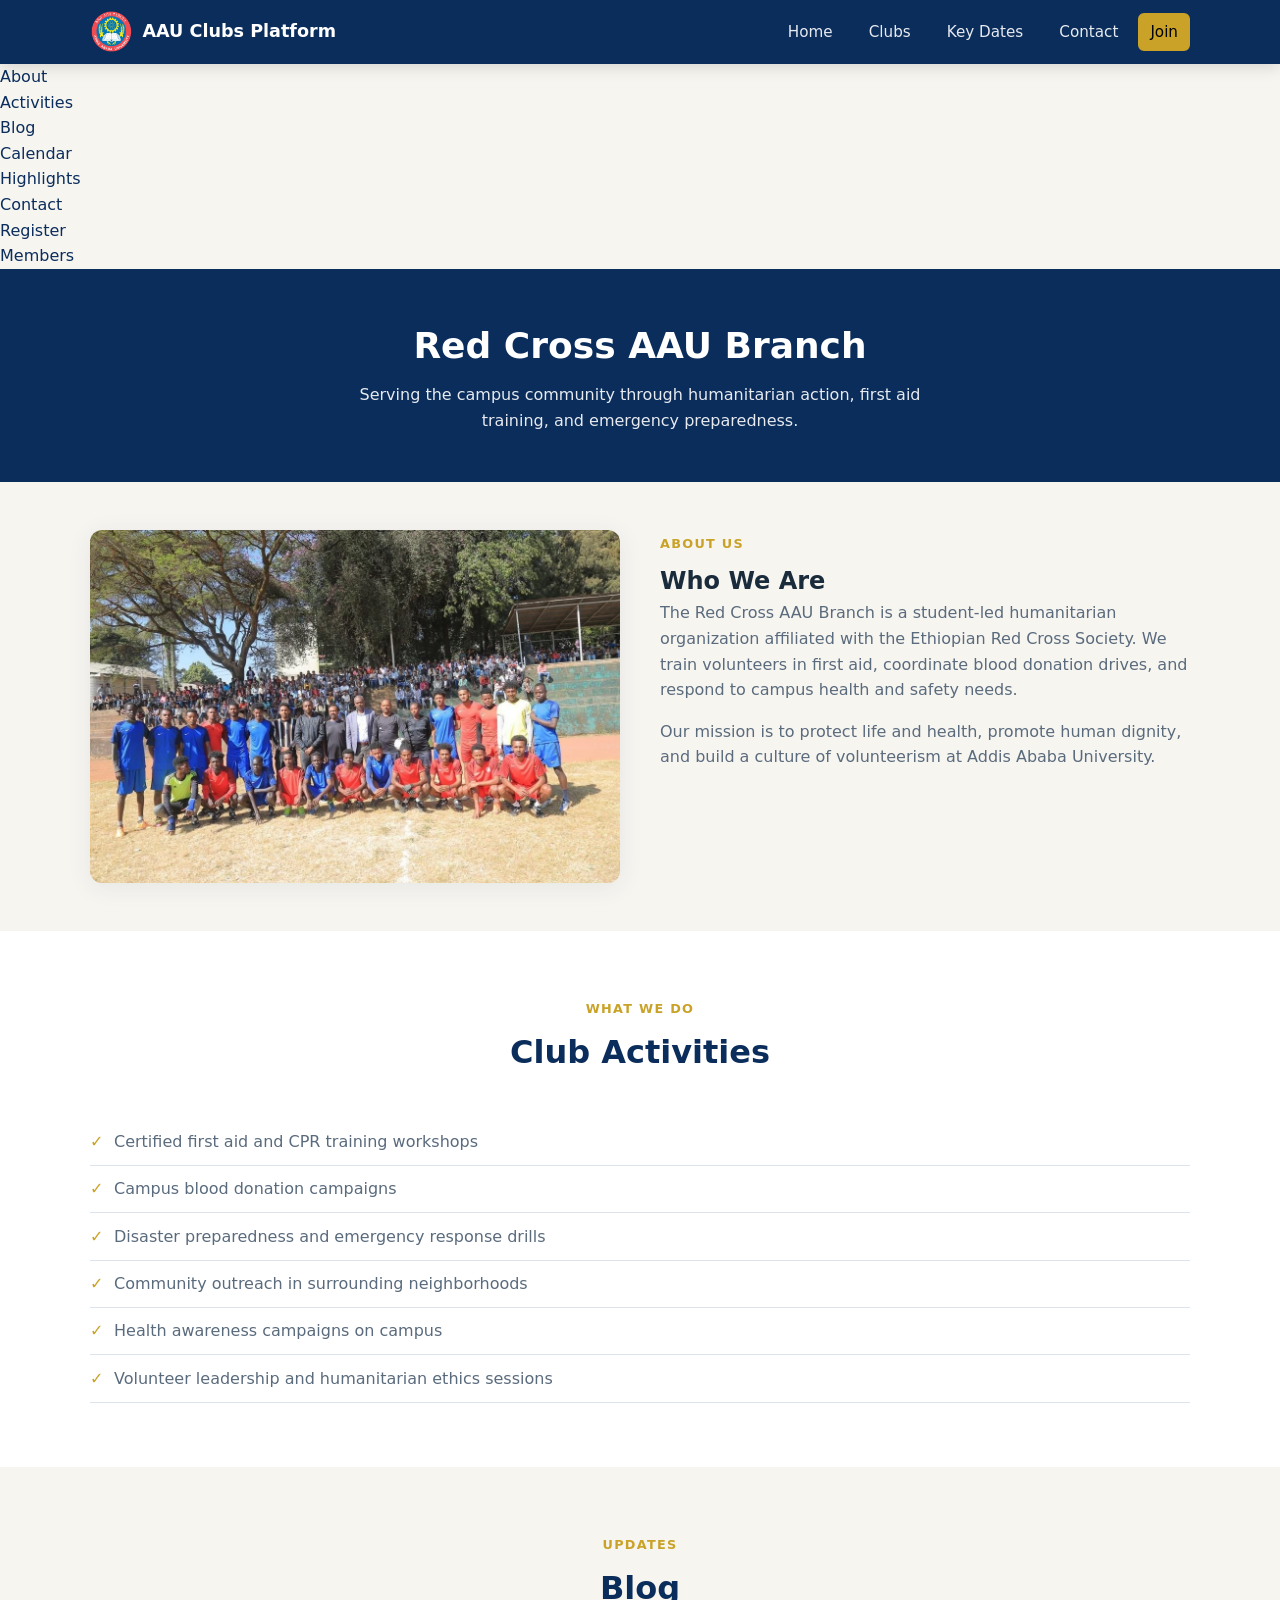
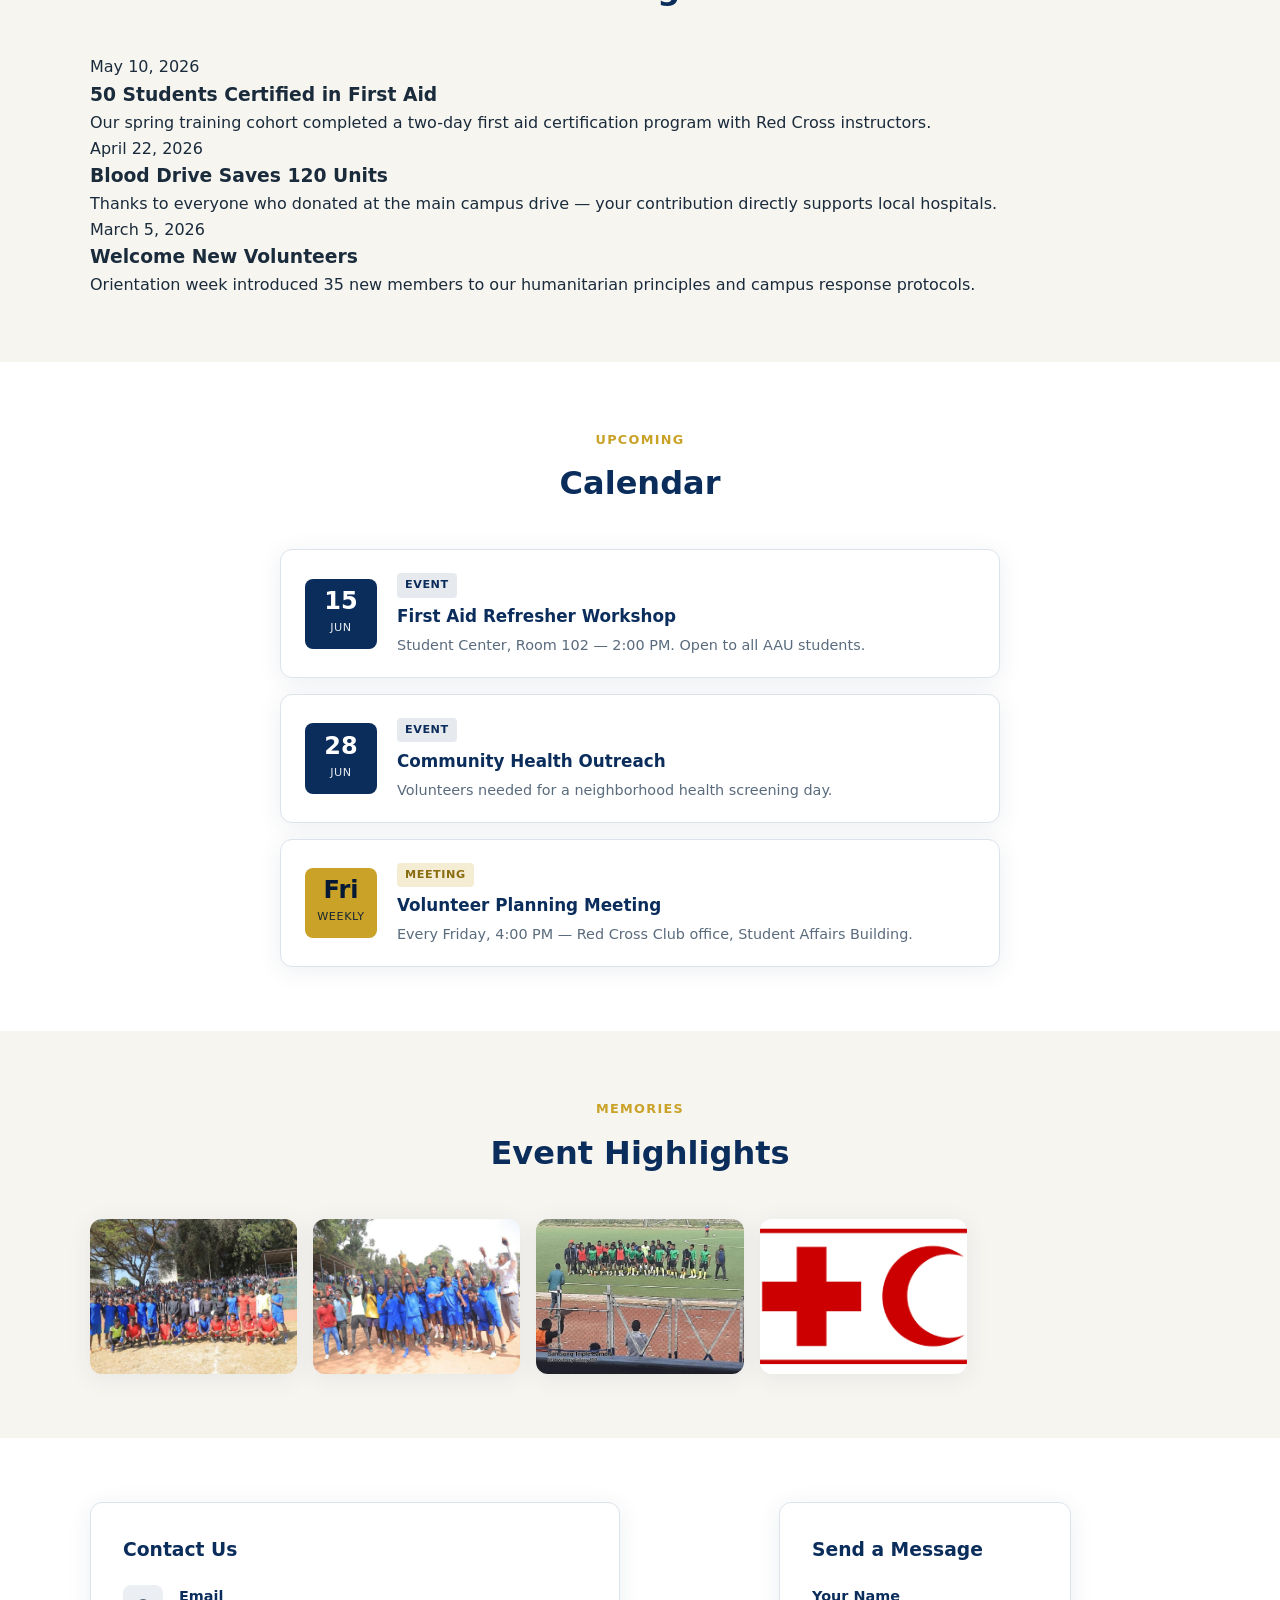
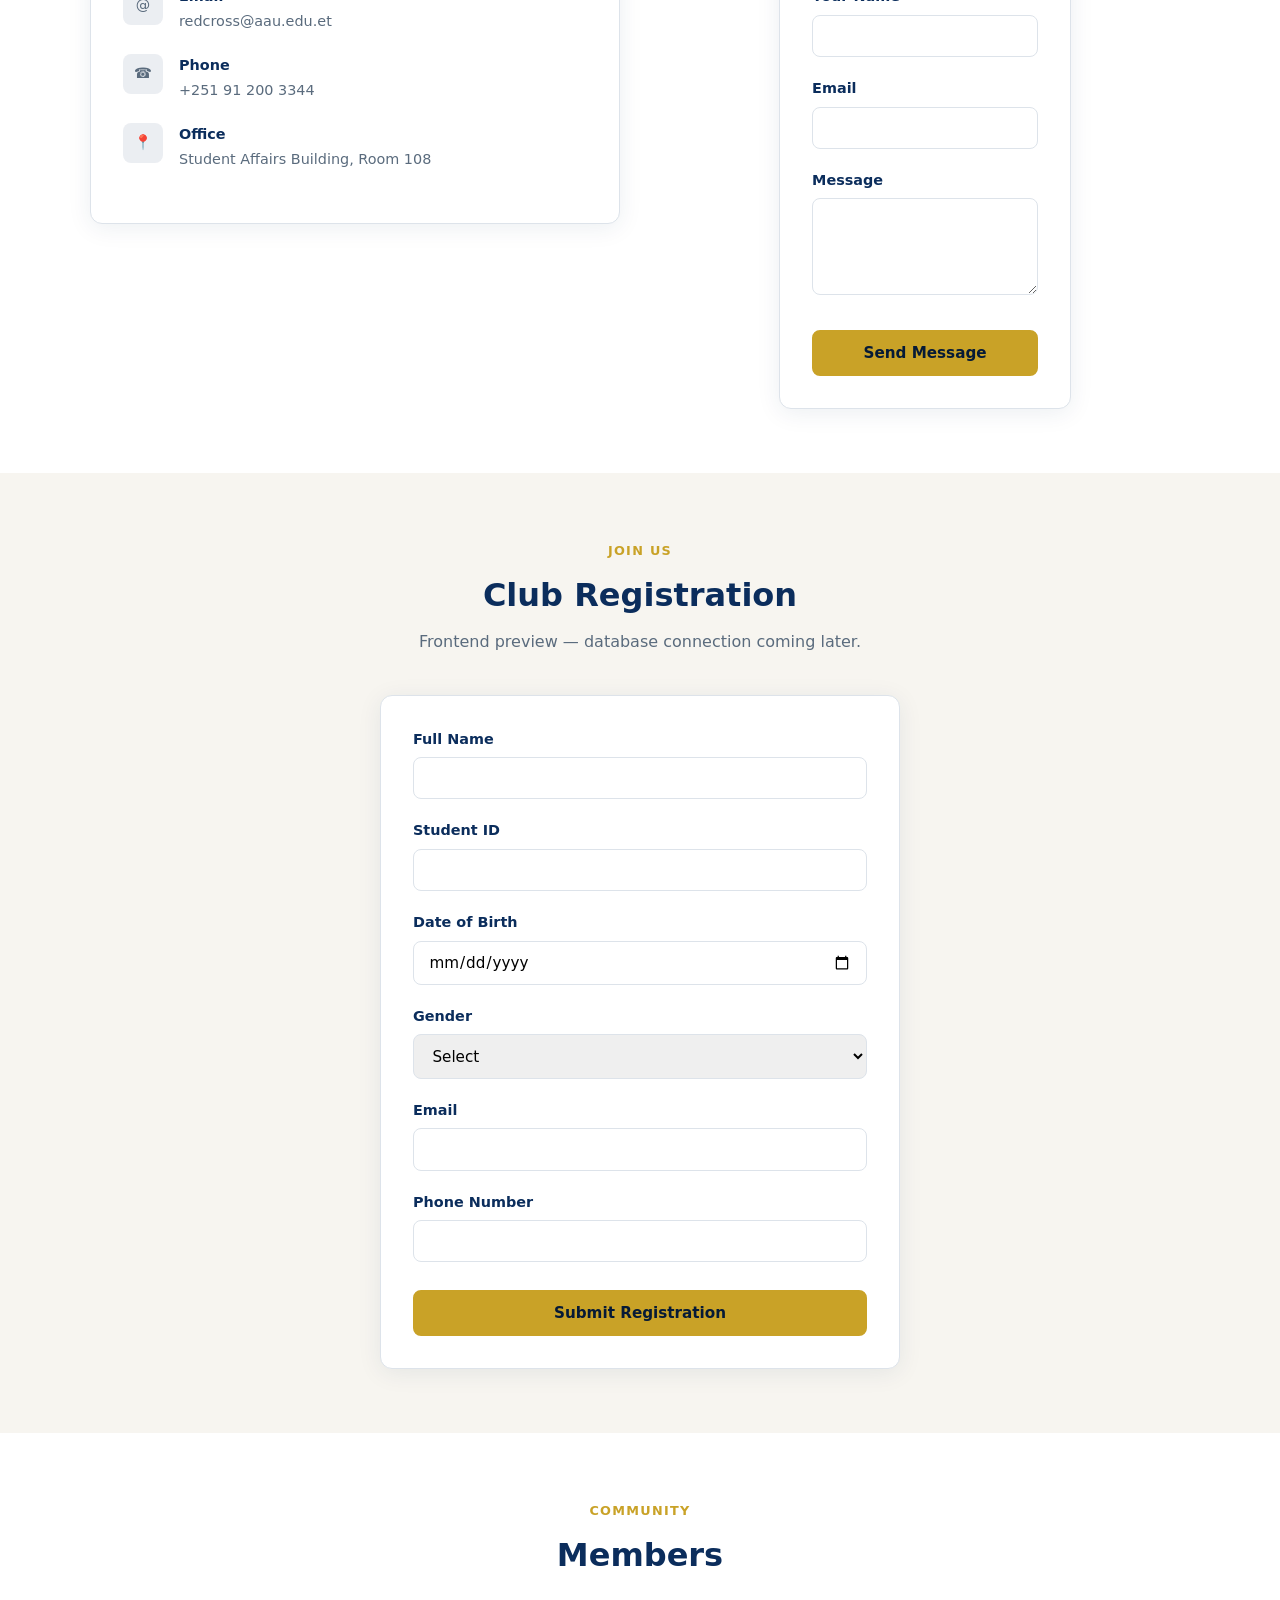
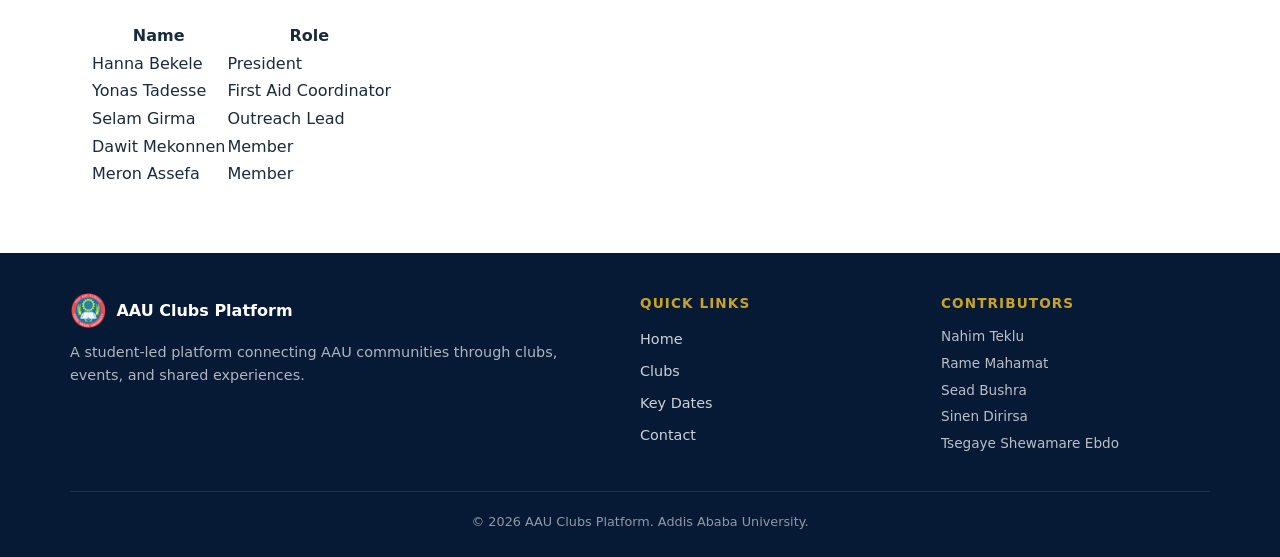
<file: clubs/red-cross.html>
<!DOCTYPE html>
<html lang="en">
<head>
  <meta charset="UTF-8">
  <meta name="viewport" content="width=device-width, initial-scale=1.0">
  <meta name="description" content="AAU Red Cross Branch — Humanitarian service and first aid training.">
  <title>Red Cross Branch | AAU Clubs Platform</title>
  <link rel="stylesheet" href="../style.css">
</head>
<body>
  <header class="site-header">
    <nav class="nav-container" aria-label="Main navigation">
      <a href="../index.php" class="brand">
        <img src="../images/AAULogo.png" alt="Addis Ababa University" class="brand-logo">
        <span class="brand-title">AAU Clubs Platform</span>
      </a>
      <button class="nav-toggle" type="button" aria-label="Toggle menu" aria-expanded="false">
        <span></span><span></span><span></span>
      </button>
      <ul class="nav-menu">
        <li><a href="../index.php">Home</a></li>
        <li><a href="../clubs.php">Clubs</a></li>
        <li><a href="../key-dates.php">Key Dates</a></li>
        <li><a href="../contact.html">Contact</a></li>
        <li><a href="#register" class="btn btn-primary" style="color:#000; padding:5px 10px;">Join</a></li>
      </ul>
    </nav>
  </header>

  <nav class="club-subnav" aria-label="Club sections">
    <ul>
      <li><a href="#about">About</a></li>
      <li><a href="#activities">Activities</a></li>
      <li><a href="#blog">Blog</a></li>
      <li><a href="#calendar">Calendar</a></li>
      <li><a href="#highlights">Highlights</a></li>
      <li><a href="#contact">Contact</a></li>
      <li><a href="#register">Register</a></li>
      <li><a href="#members">Members</a></li>
    </ul>
  </nav>

  <main>
    <section class="page-hero" id="landing">
      <h1>Red Cross AAU Branch</h1>
      <p>Serving the campus community through humanitarian action, first aid training, and emergency preparedness.</p>
    </section>

    <section class="section club-detail" id="about">
      <div class="container">
        <div class="club-detail-grid">
          <div class="club-detail-image">
            <img src="../images/club1.jpg" alt="Red Cross volunteers at a community event">
          </div>
          <div>
            <span class="section-label">About Us</span>
            <h2>Who We Are</h2>
            <p style="color: var(--text-muted); margin-bottom: 1rem;">
              The Red Cross AAU Branch is a student-led humanitarian organization affiliated with the
              Ethiopian Red Cross Society. We train volunteers in first aid, coordinate blood donation
              drives, and respond to campus health and safety needs.
            </p>
            <p style="color: var(--text-muted);">
              Our mission is to protect life and health, promote human dignity, and build a culture of
              volunteerism at Addis Ababa University.
            </p>
          </div>
        </div>
      </div>
    </section>

    <section class="section section-alt" id="activities">
      <div class="container">
        <div class="section-header">
          <span class="section-label">What We Do</span>
          <h2>Club Activities</h2>
        </div>
        <ul class="activities-list">
          <li>Certified first aid and CPR training workshops</li>
          <li>Campus blood donation campaigns</li>
          <li>Disaster preparedness and emergency response drills</li>
          <li>Community outreach in surrounding neighborhoods</li>
          <li>Health awareness campaigns on campus</li>
          <li>Volunteer leadership and humanitarian ethics sessions</li>
        </ul>
      </div>
    </section>

    <section class="section" id="blog">
      <div class="container">
        <div class="section-header">
          <span class="section-label">Updates</span>
          <h2>Blog</h2>
        </div>
        <div class="blog-list">
          <article class="blog-card">
            <span class="blog-date">May 10, 2026</span>
            <h3>50 Students Certified in First Aid</h3>
            <p>Our spring training cohort completed a two-day first aid certification program with Red Cross instructors.</p>
          </article>
          <article class="blog-card">
            <span class="blog-date">April 22, 2026</span>
            <h3>Blood Drive Saves 120 Units</h3>
            <p>Thanks to everyone who donated at the main campus drive — your contribution directly supports local hospitals.</p>
          </article>
          <article class="blog-card">
            <span class="blog-date">March 5, 2026</span>
            <h3>Welcome New Volunteers</h3>
            <p>Orientation week introduced 35 new members to our humanitarian principles and campus response protocols.</p>
          </article>
        </div>
      </div>
    </section>

    <section class="section section-alt" id="calendar">
      <div class="container">
        <div class="section-header">
          <span class="section-label">Upcoming</span>
          <h2>Calendar</h2>
        </div>
        <div class="dates-list">
          <article class="date-item">
            <div class="date-badge"><span class="day">15</span><span class="month">Jun</span></div>
            <div class="date-content">
              <span class="date-tag event">Event</span>
              <h3>First Aid Refresher Workshop</h3>
              <p>Student Center, Room 102 — 2:00 PM. Open to all AAU students.</p>
            </div>
          </article>
          <article class="date-item">
            <div class="date-badge"><span class="day">28</span><span class="month">Jun</span></div>
            <div class="date-content">
              <span class="date-tag event">Event</span>
              <h3>Community Health Outreach</h3>
              <p>Volunteers needed for a neighborhood health screening day.</p>
            </div>
          </article>
          <article class="date-item">
            <div class="date-badge" style="background: var(--gold); color: var(--navy-dark);">
              <span class="day">Fri</span><span class="month">Weekly</span>
            </div>
            <div class="date-content">
              <span class="date-tag meeting">Meeting</span>
              <h3>Volunteer Planning Meeting</h3>
              <p>Every Friday, 4:00 PM — Red Cross Club office, Student Affairs Building.</p>
            </div>
          </article>
        </div>
      </div>
    </section>

    <section class="section" id="highlights">
      <div class="container">
        <div class="section-header">
          <span class="section-label">Memories</span>
          <h2>Event Highlights</h2>
        </div>
        <div class="gallery-grid">
          <div class="gallery-item"><img src="../images/club1.jpg" alt="Volunteers at outreach event" loading="lazy"></div>
          <div class="gallery-item"><img src="../images/club2.jpg" alt="First aid training session" loading="lazy"></div>
          <div class="gallery-item"><img src="../images/club3.jpg" alt="Blood donation drive" loading="lazy"></div>
          <div class="gallery-item"><img src="../images/red-cross.png" alt="Red Cross emblem" loading="lazy"></div>
        </div>
      </div>
    </section>

    <section class="section section-alt" id="contact">
      <div class="container contact-grid">
        <div class="contact-info-card">
          <h3>Contact Us</h3>
          <div class="contact-item">
            <span class="contact-icon" aria-hidden="true">@</span>
            <div><strong>Email</strong><a href="mailto:redcross@aau.edu.et">redcross@aau.edu.et</a></div>
          </div>
          <div class="contact-item">
            <span class="contact-icon" aria-hidden="true">☎</span>
            <div><strong>Phone</strong><span>+251 91 200 3344</span></div>
          </div>
          <div class="contact-item">
            <span class="contact-icon" aria-hidden="true">📍</span>
            <div><strong>Office</strong><span>Student Affairs Building, Room 108</span></div>
          </div>
        </div>
        <form class="form-card" id="club-contact-form" novalidate>
          <h3 style="color: var(--navy); margin-bottom: 1.25rem;">Send a Message</h3>
          <div class="form-group">
            <label for="rc-contact-name">Your Name</label>
            <input type="text" id="rc-contact-name" required>
            <span class="error-message" role="alert"></span>
          </div>
          <div class="form-group">
            <label for="rc-contact-email">Email</label>
            <input type="email" id="rc-contact-email" required>
            <span class="error-message" role="alert"></span>
          </div>
          <div class="form-group">
            <label for="rc-contact-message">Message</label>
            <textarea id="rc-contact-message" rows="4" required></textarea>
            <span class="error-message" role="alert"></span>
          </div>
          <button type="submit" class="btn btn-primary">Send Message</button>
          <p class="success-message" role="status">Message sent. We will reply soon.</p>
        </form>
      </div>
    </section>

    <section class="section" id="register">
      <div class="container">
        <div class="section-header">
          <span class="section-label">Join Us</span>
          <h2>Club Registration</h2>
          <p style="color: var(--text-muted); margin-top: 0.5rem;">Frontend preview — database connection coming later.</p>
        </div>
        <form class="form-card club-register-form" novalidate>
          <input type="hidden" name="club" value="red-cross">
          <div class="form-group">
            <label>Full Name</label>
            <input type="text" name="full_name" required>
            <span class="error-message" role="alert"></span>
          </div>
          <div class="form-group">
            <label>Student ID</label>
            <input type="text" name="student_id" required>
            <span class="error-message" role="alert"></span>
          </div>
          <div class="form-group">
            <label>Date of Birth</label>
            <input type="date" name="dob" required>
            <span class="error-message" role="alert"></span>
          </div>
          <div class="form-group">
            <label>Gender</label>
            <select name="gender" required>
              <option value="">Select</option>
              <option value="female">Female</option>
              <option value="male">Male</option>
              <option value="other">Prefer not to say</option>
            </select>
            <span class="error-message" role="alert"></span>
          </div>
          <div class="form-group">
            <label>Email</label>
            <input type="email" name="email" required>
            <span class="error-message" role="alert"></span>
          </div>
          <div class="form-group">
            <label>Phone Number</label>
            <input type="tel" name="phone" required>
            <span class="error-message" role="alert"></span>
          </div>
          <button type="submit" class="btn btn-primary">Submit Registration</button>
          <p class="success-message" role="status">Registration saved locally for preview. Backend will be connected later.</p>
        </form>
      </div>
    </section>

    <section class="section section-alt" id="members">
      <div class="container">
        <div class="section-header">
          <span class="section-label">Community</span>
          <h2>Members</h2>
        </div>
        <table class="members-table">
          <thead><tr><th>Name</th><th>Role</th></tr></thead>
          <tbody>
            <tr><td>Hanna Bekele</td><td>President</td></tr>
            <tr><td>Yonas Tadesse</td><td>First Aid Coordinator</td></tr>
            <tr><td>Selam Girma</td><td>Outreach Lead</td></tr>
            <tr><td>Dawit Mekonnen</td><td>Member</td></tr>
            <tr><td>Meron Assefa</td><td>Member</td></tr>
          </tbody>
        </table>
      </div>
    </section>
  </main>

  <footer class="site-footer">
    <div class="footer-grid">
      <div class="footer-brand">
        <a href="../index.php" class="brand brand--footer">
          <img src="../images/AAULogo.png" alt="Addis Ababa University" class="brand-logo brand-logo--footer">
          <span class="brand-title">AAU Clubs Platform</span>
        </a>
        <p>A student-led platform connecting AAU communities through clubs, events, and shared experiences.</p>
      </div>
      <div class="footer-links">
        <h4>Quick Links</h4>
        <ul>
          <li><a href="../index.php">Home</a></li>
          <li><a href="../index.php#clubs">Clubs</a></li>
          <li><a href="../key-dates.php">Key Dates</a></li>
          <li><a href="../contact.html">Contact</a></li>
        </ul>
      </div>
      <div class="footer-contributors">
        <h4>Contributors</h4>
        <ul>
          <li>Nahim Teklu</li>
          <li>Rame Mahamat</li>
          <li>Sead Bushra</li>
          <li>Sinen Dirirsa</li>
          <li>Tsegaye Shewamare Ebdo</li>
        </ul>
      </div>
    </div>
    <p class="footer-bottom">&copy; 2026 AAU Clubs Platform. Addis Ababa University.</p>
  </footer>

  <script src="../script.js"></script>
</body>
</html>
</file>
<file: style.css>
/* AAU Clubs Platform — University-style design */
:root {
  --navy: #0b2d5c;
  --navy-dark: #061a36;
  --gold: #c9a227;
  --gold-light: #e8c84a;
  --cream: #f7f5f0;
  --white: #ffffff;
  --text: #1a2b3c;
  --text-muted: #5a6b7d;
  --border: #dde3ea;
  --shadow: 0 4px 24px rgba(11, 45, 92, 0.08);
  --shadow-hover: 0 12px 40px rgba(11, 45, 92, 0.14);
  --radius: 12px;
  --transition: 0.25s ease;
  --font: "Segoe UI", system-ui, -apple-system, sans-serif;
  --max-width: 1140px;
}

*,
*::before,
*::after {
  box-sizing: border-box;
  margin: 0;
  padding: 0;
}

html {
  scroll-behavior: smooth;
}

body {
  font-family: var(--font);
  color: var(--text);
  background: var(--cream);
  line-height: 1.6;
  min-height: 100vh;
  display: flex;
  flex-direction: column;
}

img {
  max-width: 100%;
  height: auto;
  display: block;
}

a {
  color: var(--navy);
  text-decoration: none;
  transition: color var(--transition);
}

a:hover {
  color: var(--gold);
}

/* Header & Navigation */
.site-header {
  background: var(--navy);
  position: sticky;
  top: 0;
  z-index: 1000;
  box-shadow: 0 2px 16px rgba(0, 0, 0, 0.15);
}

.nav-container {
  max-width: var(--max-width);
  margin: 0 auto;
  padding: 0 1.25rem;
  display: flex;
  flex-wrap: wrap;
  align-items: center;
  justify-content: space-between;
  min-height: 64px;
}

.nav-container .icon {
  display: none;
}

@media screen and (max-width: 600px) {
  .nav-container a:not(:first-child) {display: none;}
  .nav-container a.icon {
    float: right;
    display: block;
  }
}

@media screen and (max-width: 600px) {
  .nav-container.responsive {position: relative;}
  .nav-container.responsive a.icon {
    position: absolute;
    right: 0;
    top: 0;
  }
  .nav-container.responsive a {
    float: none;
    display: block;
    text-align: left;
  }
}

.brand {
  display: flex;
  align-items: center;
  gap: 0.65rem;
  color: var(--white);
  text-decoration: none;
  flex-shrink: 0;
}

.brand:hover {
  color: var(--white);
}

.brand-logo {
  width: 42px;
  height: 42px;
  object-fit: contain;
  flex-shrink: 0;
}

.brand-logo--footer {
  width: 36px;
  height: 36px;
}

.brand-title {
  font-weight: 700;
  font-size: clamp(0.9rem, 2.5vw, 1.1rem);
  line-height: 1.25;
  white-space: nowrap;
}

.brand--footer .brand-title {
  font-size: 1rem;
}
.nav-toggle {
  display: none;
  background: none;
  border: none;
  cursor: pointer;
  padding: 0.5rem;
}

.nav-toggle span {
  display: block;
  width: 24px;
  height: 2px;
  background: var(--white);
  margin: 5px 0;
  transition: var(--transition);
}

.nav-menu {
  display: flex;
  align-items: center;
  justify-content:center;
  flex-wrap: wrap;
  list-style: none;
  max-width: 100%;
  gap: 0.25rem;
}

.nav-menu a, button {
  color: rgba(255, 255, 255, 0.9);
  padding: 0.5rem 1rem;
  border-radius: 6px;
  font-size: 0.95rem;
  font-weight: 500;
}

.nav-menu a:hover, button:hover,
.nav-menu a.active, button:active {
  color: var(--white);
  background: rgba(255, 255, 255, 0.12);
}

/* Hero */
.hero {
  background: linear-gradient(135deg, var(--navy-dark) 0%, var(--navy) 55%, #134a8a 100%);
  color: var(--white);
  padding: 4.5rem 1.25rem 5rem;
  text-align: center;
  position: relative;
  overflow: hidden;
}

.hero::before {
  content: "";
  position: absolute;
  inset: 0;
  background: radial-gradient(circle at 20% 80%, rgba(201, 162, 39, 0.15) 0%, transparent 50%),
    radial-gradient(circle at 80% 20%, rgba(255, 255, 255, 0.06) 0%, transparent 40%);
  pointer-events: none;
}

.hero-content {
  max-width: 720px;
  margin: 0 auto;
  position: relative;
  z-index: 1;
}

.hero h1 {
  font-size: clamp(1.75rem, 5vw, 2.75rem);
  font-weight: 800;
  line-height: 1.2;
  margin-bottom: 1rem;
}

.hero-badge {
  display: inline-block;
  background: var(--gold);
  color: var(--navy-dark);
  font-size: 0.75rem;
  font-weight: 700;
  text-transform: uppercase;
  letter-spacing: 0.08em;
  padding: 0.35rem 0.85rem;
  border-radius: 999px;
  margin-bottom: 1.25rem;
}

.hero p {
  font-size: 1.1rem;
  opacity: 0.92;
  max-width: 560px;
  margin: 0 auto 1.75rem;
}

.btn {
  display: inline-block;
  padding: 0.75rem 1.5rem;
  border-radius: 8px;
  font-weight: 600;
  font-size: 0.95rem;
  border: 2px solid transparent;
  cursor: pointer;
  transition: var(--transition);
  font-family: inherit;
}

.btn-primary {
  background: var(--gold);
  color: var(--navy-dark);
  border-color: var(--gold);
}

.btn-primary:hover {
  background: var(--gold-light);
  border-color: var(--gold-light);
  color: var(--navy-dark);
  transform: translateY(-2px);
}

.btn-outline {
  background: transparent;
  color: var(--white);
  border-color: rgba(255, 255, 255, 0.6);
}

.btn-outline:hover {
  background: rgba(255, 255, 255, 0.1);
  border-color: var(--white);
  color: var(--white);
}

.hero-actions {
  display: flex;
  flex-wrap: wrap;
  gap: 1rem;
  justify-content: center;
}

/* Main layout */
main {
  flex: 1;
}

.container {
  max-width: var(--max-width);
  margin: 0 auto;
  padding: 0 1.25rem;
}

.section {
  padding: 4rem 0;
}

.section-alt {
  background: var(--white);
}

.section-header {
  text-align: center;
  margin-bottom: 2.5rem;
}

.section-header h2 {
  font-size: clamp(1.5rem, 4vw, 2rem);
  color: var(--navy);
  margin-bottom: 0.5rem;
}

.section-header p {
  color: var(--text-muted);
  max-width: 560px;
  margin: 0 auto;
}

.section-label {
  display: inline-block;
  color: var(--gold);
  font-size: 0.8rem;
  font-weight: 700;
  text-transform: uppercase;
  letter-spacing: 0.1em;
  margin-bottom: 0.5rem;
}

/* Intro */
.intro-grid {
  display: grid;
  grid-template-columns: 1fr 1fr;
  gap: 2.5rem;
  align-items: center;
}

.intro-text p {
  color: var(--text-muted);
  margin-bottom: 1rem;
}

.intro-stats {
  display: grid;
  grid-template-columns: repeat(3, 1fr);
  gap: 1rem;
}

.stat-card {
  background: var(--white);
  border-radius: var(--radius);
  padding: 1.25rem;
  text-align: center;
  box-shadow: var(--shadow);
  border: 1px solid var(--border);
}

.stat-card strong {
  display: block;
  font-size: 1.75rem;
  color: var(--navy);
}

.stat-card span {
  font-size: 0.85rem;
  color: var(--text-muted);
}

/* Club cards */
.clubs-grid {
  display: grid;
  grid-template-columns: repeat(auto-fill, minmax(300px, 1fr));
  gap: 2rem;
  align-items: stretch;
}

.club-card {
  background: var(--white);
  border-radius: var(--radius);
  overflow: hidden;
  box-shadow: var(--shadow);
  border: 1px solid var(--border);
  transition: var(--transition);
  display: flex;
  flex-direction: column;
  min-height: 100%;
}

.club-card:hover {
  transform: translateY(-6px);
  box-shadow: var(--shadow-hover);
  border-color: rgba(201, 162, 39, 0.45);
}

.club-card-image {
  height: 220px;
  overflow: hidden;
  background: linear-gradient(135deg, var(--navy-dark), var(--navy));
  position: relative;
}

.club-card-image img {
  width: 100%;
  height: 100%;
  object-fit: cover;
  transition: transform 0.4s ease;
}

.club-card:hover .club-card-image img {
  transform: scale(1.06);
}

.club-card-body {
  padding: 1.5rem;
  flex: 1;
  display: flex;
  flex-direction: column;
  gap: 0.75rem;
}

.club-card-body h3 {
  font-size: 1.25rem;
  color: var(--navy);
  margin: 0;
  line-height: 1.3;
}

.club-card-body p {
  font-size: 0.95rem;
  color: var(--text-muted);
  flex: 1;
  margin: 0;
  line-height: 1.6;
  display: -webkit-box;
  -webkit-line-clamp: 3;
  -webkit-box-orient: vertical;
  overflow: hidden;
}

.club-card .btn {
  align-self: flex-start;
  font-size: 0.9rem;
  padding: 0.65rem 1.25rem;
  margin-top: auto;
}

/* Events */
.events-grid {
  display: grid;
  grid-template-columns: repeat(auto-fill, minmax(300px, 1fr));
  gap: 1.5rem;
}

.event-card {
  background: var(--white);
  border-radius: var(--radius);
  overflow: hidden;
  box-shadow: var(--shadow);
  border: 1px solid var(--border);
}

.event-card-image {
  height: 160px;
  overflow: hidden;
}

.event-card-image img {
  width: 100%;
  height: 100%;
  object-fit: cover;
}

.event-card-body {
  padding: 1.25rem;
}

.event-date {
  display: inline-block;
  background: rgba(11, 45, 92, 0.08);
  color: var(--navy);
  font-size: 0.8rem;
  font-weight: 600;
  padding: 0.25rem 0.65rem;
  border-radius: 6px;
  margin-bottom: 0.65rem;
}

.event-card-body h3 {
  font-size: 1.1rem;
  color: var(--navy);
  margin-bottom: 0.5rem;
}

.event-card-body p {
  font-size: 0.9rem;
  color: var(--text-muted);
}

.video-showcase {
  margin-top: 2.5rem;
}

.video-showcase h3 {
  text-align: center;
  color: var(--navy);
  margin-bottom: 1.25rem;
  font-size: 1.25rem;
}

.video-grid {
  display: grid;
  grid-template-columns: repeat(auto-fit, minmax(300px, 1fr));
  gap: 1.5rem;
}

.video-wrapper {
  position: relative;
  padding-bottom: 56.25%;
  height: 0;
  overflow: hidden;
  border-radius: var(--radius);
  box-shadow: var(--shadow);
  background: var(--navy-dark);
}

.video-wrapper iframe {
  position: absolute;
  top: 0;
  left: 0;
  width: 100%;
  height: 100%;
  border: 0;
}

/* Registration form */
.register-section {
  background: linear-gradient(180deg, var(--white) 0%, var(--cream) 100%);
}

.form-card {
  max-width: 520px;
  margin: 0 auto;
  background: var(--white);
  padding: 2rem;
  border-radius: var(--radius);
  box-shadow: var(--shadow);
  border: 1px solid var(--border);
}

.form-group {
  margin-bottom: 1.25rem;
}

.form-group label {
  display: block;
  font-weight: 600;
  font-size: 0.9rem;
  color: var(--navy);
  margin-bottom: 0.4rem;
}

.form-group input,
.form-group select,
.form-group textarea {
  width: 100%;
  padding: 0.7rem 0.9rem;
  border: 1px solid var(--border);
  border-radius: 8px;
  font-family: inherit;
  font-size: 0.95rem;
  transition: border-color var(--transition), box-shadow var(--transition);
}

.form-group input:focus,
.form-group select:focus,
.form-group textarea:focus {
  outline: none;
  border-color: var(--navy);
  box-shadow: 0 0 0 3px rgba(11, 45, 92, 0.12);
}

.form-group input.error,
.form-group select.error,
.form-group textarea.error {
  border-color: #c0392b;
}

.error-message {
  color: #c0392b;
  font-size: 0.8rem;
  margin-top: 0.35rem;
  display: none;
}

.error-message.visible {
  display: block;
}

.form-card .btn {
  width: 100%;
  margin-top: 0.5rem;
}

.success-message {
  display: none;
  background: #d4edda;
  color: #155724;
  border: 1px solid #c3e6cb;
  padding: 1rem 1.25rem;
  border-radius: 8px;
  margin-top: 1rem;
  text-align: center;
  font-weight: 500;
}

.success-message.visible {
  display: block;
}

/* Club landing page */
.page-hero {
  background: var(--navy);
  color: var(--white);
  padding: 3rem 1.25rem;
  text-align: center;
}

.page-hero h1 {
  font-size: clamp(1.5rem, 4vw, 2.25rem);
  margin-bottom: 0.5rem;
}

.page-hero p {
  opacity: 0.9;
  max-width: 600px;
  margin: 0 auto;
}

.club-detail {
  padding: 3rem 0;
}

.club-detail-grid {
  display: grid;
  grid-template-columns: 1fr 1fr;
  gap: 2.5rem;
  align-items: start;
}

.club-detail-image {
  border-radius: var(--radius);
  overflow: hidden;
  box-shadow: var(--shadow);
}

.activities-list {
  list-style: none;
  margin-top: 1rem;
}

.activities-list li {
  padding: 0.65rem 0;
  padding-left: 1.5rem;
  position: relative;
  border-bottom: 1px solid var(--border);
  color: var(--text-muted);
}

.activities-list li::before {
  content: "✓";
  position: absolute;
  left: 0;
  color: var(--gold);
  font-weight: 700;
}

.gallery-grid {
  display: grid;
  grid-template-columns: repeat(auto-fill, minmax(200px, 1fr));
  gap: 1rem;
  margin-top: 1.5rem;
}

.gallery-item {
  border-radius: var(--radius);
  overflow: hidden;
  aspect-ratio: 4/3;
  box-shadow: var(--shadow);
}

.gallery-item img {
  width: 100%;
  height: 100%;
  object-fit: cover;
}

.register-cta {
  text-align: center;
  padding: 2.5rem;
  background: var(--white);
  border-radius: var(--radius);
  margin-top: 2rem;
  border: 1px solid var(--border);
}

/* Contact page */
.contact-grid {
  display: grid;
  grid-template-columns: 1fr 1fr;
  gap: 2.5rem;
  align-items: start;
}

.contact-info-card {
  background: var(--white);
  padding: 2rem;
  border-radius: var(--radius);
  box-shadow: var(--shadow);
  border: 1px solid var(--border);
}

.contact-info-card h3 {
  color: var(--navy);
  margin-bottom: 1.25rem;
}

.contact-item {
  display: flex;
  gap: 1rem;
  margin-bottom: 1.25rem;
  align-items: flex-start;
}

.contact-icon {
  width: 40px;
  height: 40px;
  background: rgba(11, 45, 92, 0.08);
  border-radius: 8px;
  display: flex;
  align-items: center;
  justify-content: center;
  font-size: 1.1rem;
  flex-shrink: 0;
}

.contact-item strong {
  display: block;
  color: var(--navy);
  font-size: 0.9rem;
}

.contact-item span,
.contact-item a {
  font-size: 0.9rem;
  color: var(--text-muted);
}

.social-links {
  display: flex;
  gap: 0.75rem;
  margin-top: 1.5rem;
}

.social-link {
  width: 44px;
  height: 44px;
  border-radius: 8px;
  background: var(--navy);
  color: var(--white);
  display: flex;
  align-items: center;
  justify-content: center;
  font-size: 0.75rem;
  font-weight: 700;
}

.social-link:hover {
  background: var(--gold);
  color: var(--navy-dark);
}

.club-contacts-heading {
  margin-top: 1.75rem;
  color: var(--navy);
  font-size: 1rem;
}

.club-contacts-list {
  list-style: none;
  margin-top: 0.75rem;
}

.club-contacts-list li {
  font-size: 0.9rem;
  color: var(--text-muted);
  margin-bottom: 0.6rem;
  line-height: 1.5;
}

.club-contacts-list strong {
  color: var(--navy);
  display: block;
  font-size: 0.85rem;
}

.club-contacts-list a {
  color: var(--navy);
}

.club-contacts-list a:hover {
  color: var(--gold);
}

/* Key dates */
.dates-list {
  display: flex;
  flex-direction: column;
  gap: 1rem;
  max-width: 720px;
  margin: 0 auto;
}

.date-item {
  display: flex;
  gap: 1.25rem;
  background: var(--white);
  padding: 1.25rem 1.5rem;
  border-radius: var(--radius);
  box-shadow: var(--shadow);
  border: 1px solid var(--border);
  align-items: center;
}

.date-badge {
  flex-shrink: 0;
  width: 72px;
  text-align: center;
  background: var(--navy);
  color: var(--white);
  border-radius: 8px;
  padding: 0.65rem 0.5rem;
}

.date-badge .day {
  display: block;
  font-size: 1.5rem;
  font-weight: 800;
  line-height: 1;
}

.date-badge .month {
  font-size: 0.7rem;
  text-transform: uppercase;
  letter-spacing: 0.05em;
  opacity: 0.9;
}

.date-content h3 {
  font-size: 1.05rem;
  color: var(--navy);
  margin-bottom: 0.25rem;
}

.date-content p {
  font-size: 0.9rem;
  color: var(--text-muted);
}

.date-tag {
  display: inline-block;
  font-size: 0.7rem;
  font-weight: 700;
  text-transform: uppercase;
  letter-spacing: 0.05em;
  padding: 0.2rem 0.5rem;
  border-radius: 4px;
  margin-bottom: 0.35rem;
}

.date-tag.event {
  background: rgba(11, 45, 92, 0.1);
  color: var(--navy);
}

.date-tag.deadline {
  background: rgba(192, 57, 43, 0.12);
  color: #c0392b;
}

.date-tag.meeting {
  background: rgba(201, 162, 39, 0.2);
  color: #8a6d10;
}

/* Footer */
.site-footer {
  background: var(--navy-dark);
  color: rgba(255, 255, 255, 0.85);
  padding: 2.5rem 1.25rem 1.5rem;
  margin-top: auto;
}

.footer-grid {
  max-width: var(--max-width);
  margin: 0 auto;
  display: grid;
  grid-template-columns: 2fr 1fr 1fr;
  gap: 2rem;
  padding-bottom: 2rem;
  border-bottom: 1px solid rgba(255, 255, 255, 0.1);
}

.footer-brand .brand {
  margin-bottom: 0.75rem;
}

.footer-brand p {
  font-size: 0.9rem;
  opacity: 0.8;
}

.footer-links h4,
.footer-contributors h4 {
  color: var(--gold);
  font-size: 0.85rem;
  text-transform: uppercase;
  letter-spacing: 0.08em;
  margin-bottom: 0.75rem;
}

.footer-links ul {
  list-style: none;
}

.footer-links li {
  margin-bottom: 0.4rem;
}

.footer-links a {
  color: rgba(255, 255, 255, 0.8);
  font-size: 0.9rem;
}

.footer-links a:hover {
  color: var(--gold);
}

.footer-contributors ul {
  list-style: none;
  font-size: 0.85rem;
  opacity: 0.85;
}

.footer-contributors li {
  margin-bottom: 0.3rem;
}

.footer-bottom {
  max-width: var(--max-width);
  margin: 0 auto;
  padding-top: 1.25rem;
  text-align: center;
  font-size: 0.8rem;
  opacity: 0.65;
}

/* Responsive */
@media (max-width: 900px) {
  .intro-grid,
  .club-detail-grid,
  .contact-grid,
  .footer-grid {
    grid-template-columns: 1fr;
  }

  .intro-stats {
    grid-template-columns: repeat(3, 1fr);
  }
}

@media (max-width: 768px) {
  .admin-form {
    padding: 1.5rem;
  }

  .admin-form-row {
    grid-template-columns: 1fr;
  }

  .clubs-grid {
    grid-template-columns: 1fr;
  }

  .brand-title {
    white-space: normal;
    max-width: 10rem;
  }

  .nav-toggle {
    display: block;
  }

  .nav-menu {
    position: fixed;
    top: 64px;
    left: 0;
    right: 0;
    background: var(--navy);
    flex-direction: column;
    padding: 1rem;
    gap: 0;
    transform: translateY(-120%);
    opacity: 0;
    visibility: hidden;
    transition: var(--transition);
    box-shadow: 0 8px 24px rgba(0, 0, 0, 0.2);
  }

  .nav-menu.open {
    transform: translateY(0);
    opacity: 1;
    visibility: visible;
  }

  .nav-menu a {
    display: block;
    padding: 0.85rem 1rem;
  }

  .intro-stats {
    grid-template-columns: 1fr;
  }

  .date-item {
    flex-direction: column;
    align-items: flex-start;
  }
}

@media (max-width: 480px) {
  .brand-logo {
    width: 36px;
    height: 36px;
  }

  .hero-actions {
    flex-direction: column;
    align-items: stretch;
  }

  .hero-actions .btn {
    text-align: center;
  }
}

/* Admin dashboard */
.admin-page {
  background: var(--cream);
}

.admin-main {
  width: 100%;
  max-width: var(--max-width);
  margin: 0 auto;
  padding: 2rem 1.5rem 3rem;
}

.admin-main h1 {
  text-align: center;
  margin-bottom: 1.5rem;
  color: var(--navy);
}

.admin-nav {
  display: flex;
  justify-content: center;
  gap: 1rem;
  margin-bottom: 1.5rem;
}

.admin-nav a {
  padding: 0.5rem 1.25rem;
  border-radius: var(--radius);
  background: var(--white);
  border: 1px solid var(--border);
  font-weight: 600;
}

.admin-nav a.active,
.admin-nav a:hover {
  background: var(--navy);
  color: var(--white);
}

.admin-toolbar {
  margin-bottom: 1rem;
}

.admin-table {
  width: 100%;
  border-collapse: collapse;
  background: var(--white);
  box-shadow: var(--shadow);
  border-radius: var(--radius);
  overflow: hidden;
}

.admin-table th,
.admin-table td {
  padding: 0.75rem 1rem;
  border-bottom: 1px solid var(--border);
  text-align: left;
}

.admin-table th {
  background: var(--navy);
  color: var(--white);
}

.admin-table tr:nth-child(even) {
  background: #f9fafb;
}

.admin-actions {
  display: flex;
  gap: 0.5rem;
  align-items: center;
}

.admin-actions form {
  margin: 0;
}

.admin-form {
  width: 100%;
  max-width: 100%;
  margin: 0;
  background: var(--white);
  padding: 2.5rem 3rem;
  border-radius: var(--radius);
  box-shadow: var(--shadow);
  border: 1px solid var(--border);
  box-sizing: border-box;
}

.admin-form-row {
  display: grid;
  grid-template-columns: repeat(2, minmax(0, 1fr));
  gap: 1.5rem;
}

.admin-form .form-group {
  margin-bottom: 1.5rem;
}

.admin-form .admin-form-row .form-group {
  margin-bottom: 0;
}

.admin-form .form-group-wide {
  grid-column: 1 / -1;
}

.admin-form label {
  display: block;
  font-weight: 600;
  margin-bottom: 0.35rem;
  color: var(--navy);
}

.admin-form input,
.admin-form textarea,
.admin-form select {
  width: 100%;
  max-width: 100%;
  padding: 0.75rem 1rem;
  border: 1px solid var(--border);
  border-radius: 8px;
  font: inherit;
  box-sizing: border-box;
}

.admin-form textarea {
  min-height: 120px;
  resize: vertical;
}

.admin-form-actions {
  display: flex;
  gap: 0.75rem;
  margin-top: 1.5rem;
}

.form-error {
  color: #b91c1c;
  font-size: 0.85rem;
  margin-top: 0.35rem;
}

.form-hint {
  color: var(--text-muted);
  font-size: 0.85rem;
  margin-top: 0.35rem;
}

.hero-image-preview {
  margin-bottom: 0.75rem;
}

.hero-image-preview img {
  width: 100%;
  max-width: 480px;
  max-height: 270px;
  object-fit: cover;
  border-radius: 8px;
  border: 1px solid var(--border);
}

.admin-form input[type="file"] {
  padding: 0.5rem 0;
  border: none;
  background: transparent;
}

.admin-form select {
  width: 100%;
  max-width: 100%;
  padding: 0.75rem 1rem;
  border: 1px solid var(--border);
  border-radius: 8px;
  font: inherit;
  background: var(--white);
  box-sizing: border-box;
}

.checkbox-label {
  display: flex;
  align-items: center;
  gap: 0.5rem;
  font-weight: 600;
  color: var(--navy);
}

.checkbox-label input {
  width: auto;
}

.btn-secondary {
  background: var(--white);
  color: var(--navy);
  border: 1px solid var(--border);
}

.btn-danger {
  background: #b91c1c;
  color: var(--white);
  border: none;
  cursor: pointer;
  padding: 0.5rem 1rem;
  border-radius: 8px;
  font: inherit;
}
</file>
